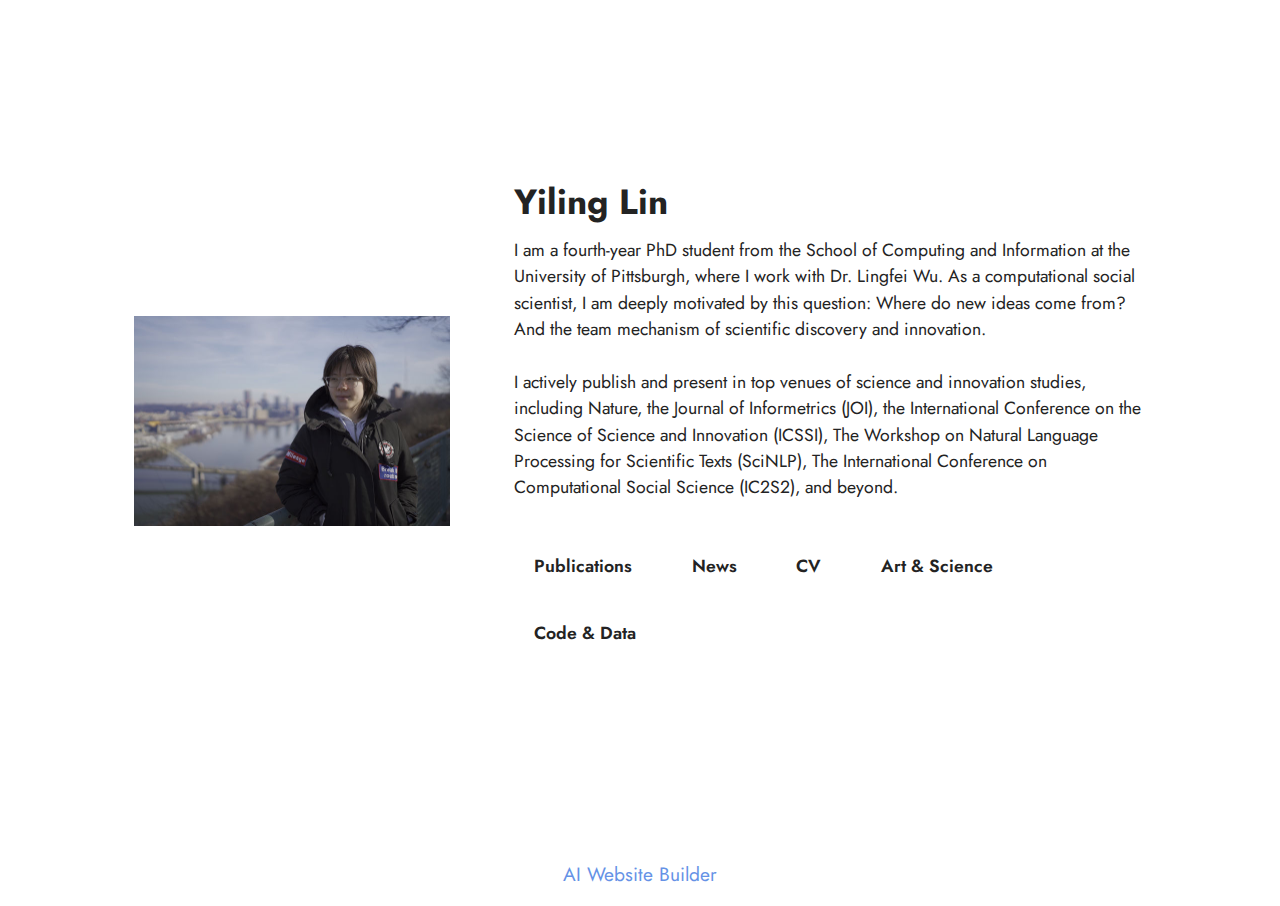
<file: index.html>
<!DOCTYPE html>
<html  >
<head>
  <!-- Site made with Mobirise Website Builder v5.7.12, https://mobirise.com -->
  <meta charset="UTF-8">
  <meta http-equiv="X-UA-Compatible" content="IE=edge">
  <meta name="generator" content="Mobirise v5.7.12, mobirise.com">
  <meta name="viewport" content="width=device-width, initial-scale=1, minimum-scale=1">
  <link rel="shortcut icon" href="assets/images/logo5.png" type="image/x-icon">
  <meta name="description" content="">
  
  
  <title>Yiling Lin</title>
  <link rel="stylesheet" href="assets/bootstrap/css/bootstrap.min.css">
  <link rel="stylesheet" href="assets/bootstrap/css/bootstrap-grid.min.css">
  <link rel="stylesheet" href="assets/bootstrap/css/bootstrap-reboot.min.css">
  <link rel="stylesheet" href="assets/theme/css/style.css">
  <link rel="preload" href="https://fonts.googleapis.com/css?family=Jost:100,200,300,400,500,600,700,800,900,100i,200i,300i,400i,500i,600i,700i,800i,900i&display=swap" as="style" onload="this.onload=null;this.rel='stylesheet'">
  <noscript><link rel="stylesheet" href="https://fonts.googleapis.com/css?family=Jost:100,200,300,400,500,600,700,800,900,100i,200i,300i,400i,500i,600i,700i,800i,900i&display=swap"></noscript>
  <link rel="preload" as="style" href="assets/mobirise/css/mbr-additional.css"><link rel="stylesheet" href="assets/mobirise/css/mbr-additional.css" type="text/css">

  
  
  
</head>
<body>
  
  <section data-bs-version="5.1" class="features16 cid-sK4haHyXqP" id="features17-y">
    

    
    <div class="container">
        <div class="content-wrapper">
            <div class="row align-items-center">
                <div class="col-12 col-lg-4">
                    <div class="image-wrapper">
                        <img src="assets/images/yiling-632x421.jpg" alt="Mobirise">
                    </div>
                </div>
                <div class="col-12 col-lg">
                    <div class="text-wrapper">
                        <h6 class="card-title mbr-fonts-style display-5"><strong>Yiling Lin</strong></h6>
                        <p class="mbr-text mbr-fonts-style mb-4 display-4">I am a fourth-year PhD student from the School of Computing and Information at the University of Pittsburgh, where I work with Dr. Lingfei Wu. As a computational social scientist, I am deeply motivated by this question: Where do new ideas come from? And the team mechanism of scientific discovery and innovation.&nbsp;<br><br>I actively publish and present in top venues of science and innovation studies, including Nature, the Journal of Informetrics (JOI), the International Conference on the Science of Science and Innovation (ICSSI), The Workshop on Natural Language Processing for Scientific Texts (SciNLP), The International Conference on Computational Social Science (IC2S2), and beyond.<br></p>
                        <div class="mbr-section-btn mt-3"><a class="btn btn-black-outline display-4" href="page4.html">Publications</a> <a class="btn btn-black-outline display-4" href="page3.html">News</a> <a class="btn btn-black-outline display-4" href="assets/files/YilingLin_CV.pdf" target="_blank">CV</a> <a class="btn btn-black-outline display-4" href="page6.html">Art &amp; Science</a> <a class="btn btn-black-outline display-4" href="page5.html" target="_blank">Code &amp; Data</a></div>
                    </div>
                </div>
            </div>
        </div>
    </div>
</section><section class="display-7" style="padding: 0;align-items: center;justify-content: center;flex-wrap: wrap;    align-content: center;display: flex;position: relative;height: 4rem;"><a href="https://mobiri.se/" style="flex: 1 1;height: 4rem;position: absolute;width: 100%;z-index: 1;"><img alt="" style="height: 4rem;" src="[data-uri]"></a><p style="margin: 0;text-align: center;" class="display-7">&#8204;</p><a style="z-index:1" href="https://mobirise.com/builder/ai-website-builder.html">AI Website Builder</a></section><script src="assets/bootstrap/js/bootstrap.bundle.min.js"></script>  <script src="assets/smoothscroll/smooth-scroll.js"></script>  <script src="assets/ytplayer/index.js"></script>  <script src="assets/theme/js/script.js"></script>  
  
  
</body>
</html>
</file>
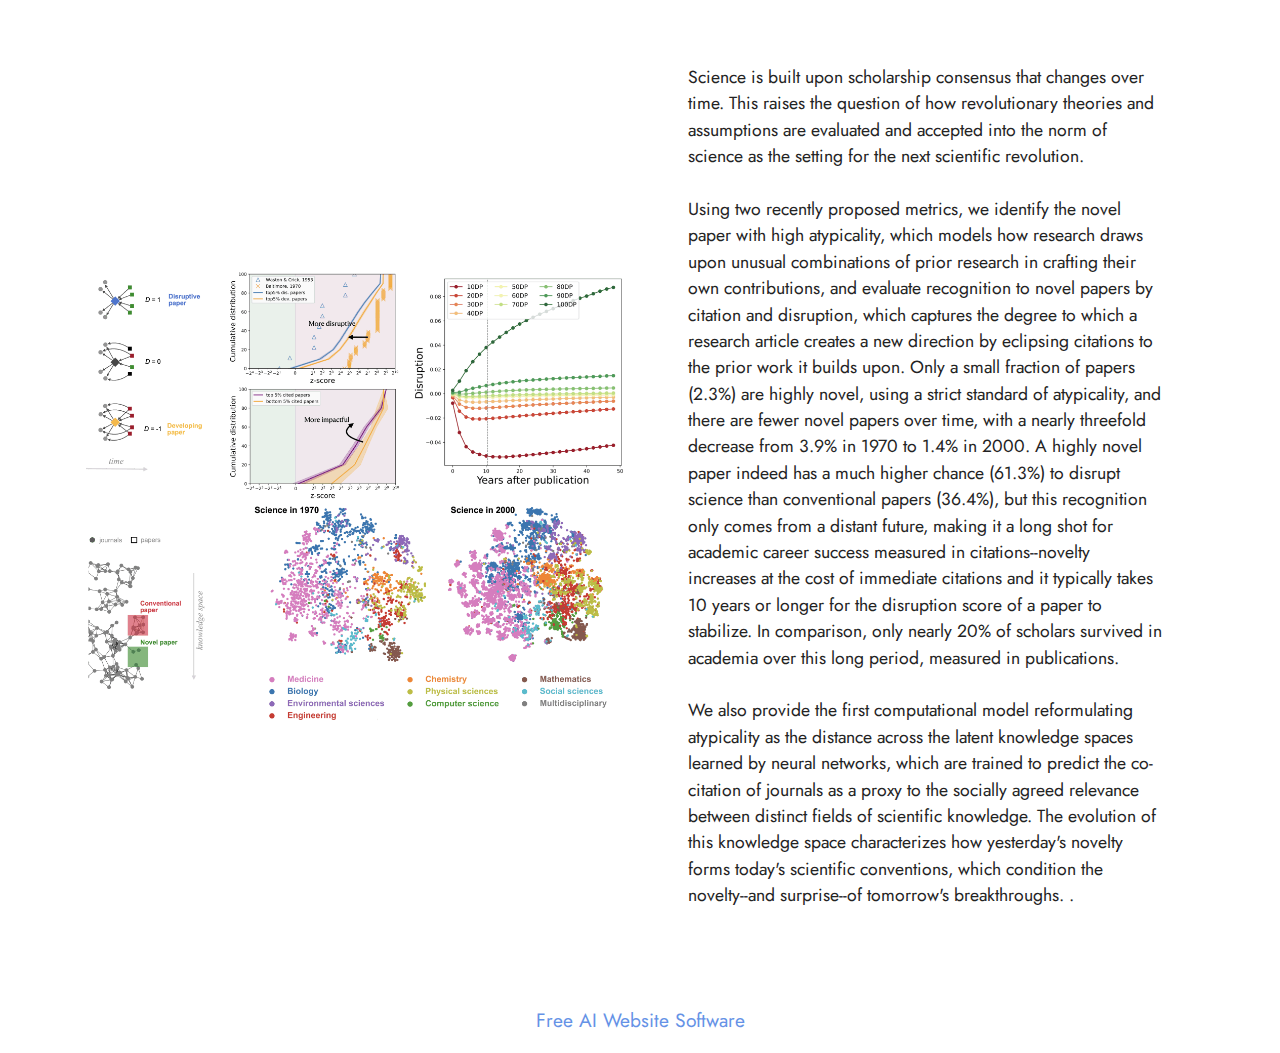
<file: page1.html>
<!DOCTYPE html>
<html  >
<head>
  <!-- Site made with Mobirise Website Builder v5.7.12, https://mobirise.com -->
  <meta charset="UTF-8">
  <meta http-equiv="X-UA-Compatible" content="IE=edge">
  <meta name="generator" content="Mobirise v5.7.12, mobirise.com">
  <meta name="viewport" content="width=device-width, initial-scale=1, minimum-scale=1">
  <link rel="shortcut icon" href="assets/images/logo5.png" type="image/x-icon">
  <meta name="description" content="">
  
  
  <title>research 1</title>
  <link rel="stylesheet" href="assets/bootstrap/css/bootstrap.min.css">
  <link rel="stylesheet" href="assets/bootstrap/css/bootstrap-grid.min.css">
  <link rel="stylesheet" href="assets/bootstrap/css/bootstrap-reboot.min.css">
  <link rel="stylesheet" href="assets/theme/css/style.css">
  <link rel="preload" href="https://fonts.googleapis.com/css?family=Jost:100,200,300,400,500,600,700,800,900,100i,200i,300i,400i,500i,600i,700i,800i,900i&display=swap" as="style" onload="this.onload=null;this.rel='stylesheet'">
  <noscript><link rel="stylesheet" href="https://fonts.googleapis.com/css?family=Jost:100,200,300,400,500,600,700,800,900,100i,200i,300i,400i,500i,600i,700i,800i,900i&display=swap"></noscript>
  <link rel="preload" as="style" href="assets/mobirise/css/mbr-additional.css"><link rel="stylesheet" href="assets/mobirise/css/mbr-additional.css" type="text/css">

  
  
  
</head>
<body>
  
  <section data-bs-version="5.1" class="image1 cid-sHP4jUs3po" id="image1-o">
    

    

    <div class="container">
        <div class="row align-items-center">
            <div class="col-12 col-lg-6">
                <div class="image-wrapper">
                    <img src="assets/images/allinone-1-1076x928.png" alt="Mobirise">
                    
                </div>
            </div>
            <div class="col-12 col-lg">
                <div class="text-wrapper">
                    
                    <p class="mbr-text mbr-fonts-style display-4">Science is built upon scholarship consensus that changes over time. This raises the question of how revolutionary theories and assumptions are evaluated and accepted into the norm of science as the setting for the next scientific revolution.<br><br>Using two recently proposed metrics, we identify the novel paper with high atypicality, which models how research draws upon unusual combinations of prior research in crafting their own contributions, and evaluate recognition to novel papers by citation and disruption, which captures the degree to which a research article creates a new direction by eclipsing citations to the prior work it builds upon. Only a small fraction of papers (2.3%) are highly novel, using a strict standard of atypicality, and there are fewer novel papers over time, with a nearly threefold decrease from 3.9% in 1970 to 1.4% in 2000.  A highly novel paper indeed has a much higher chance (61.3%) to disrupt science than conventional papers (36.4%), but this recognition only comes from a distant future, making it a long shot for academic career success measured in citations--novelty increases at the cost of immediate citations and it typically takes 10 years or longer for the disruption score of a paper to stabilize. In comparison, only nearly 20% of scholars survived in academia over this long period, measured in publications. <br><br>We also provide the first computational model reformulating atypicality as the distance across the latent knowledge spaces learned by neural networks, which are trained to predict the co-citation of journals as a proxy to the socially agreed relevance between distinct fields of scientific knowledge. The evolution of this knowledge space characterizes how yesterday's novelty forms today's scientific conventions, which condition the novelty--and surprise--of tomorrow's breakthroughs. .</p>
                </div>
            </div>
        </div>
    </div>
</section><section class="display-7" style="padding: 0;align-items: center;justify-content: center;flex-wrap: wrap;    align-content: center;display: flex;position: relative;height: 4rem;"><a href="https://mobiri.se/" style="flex: 1 1;height: 4rem;position: absolute;width: 100%;z-index: 1;"><img alt="" style="height: 4rem;" src="[data-uri]"></a><p style="margin: 0;text-align: center;" class="display-7">&#8204;</p><a style="z-index:1" href="https://mobirise.com/builder/ai-website-builder.html">Free AI Website Software</a></section><script src="assets/bootstrap/js/bootstrap.bundle.min.js"></script>  <script src="assets/smoothscroll/smooth-scroll.js"></script>  <script src="assets/ytplayer/index.js"></script>  <script src="assets/theme/js/script.js"></script>  
  
  
</body>
</html>
</file>
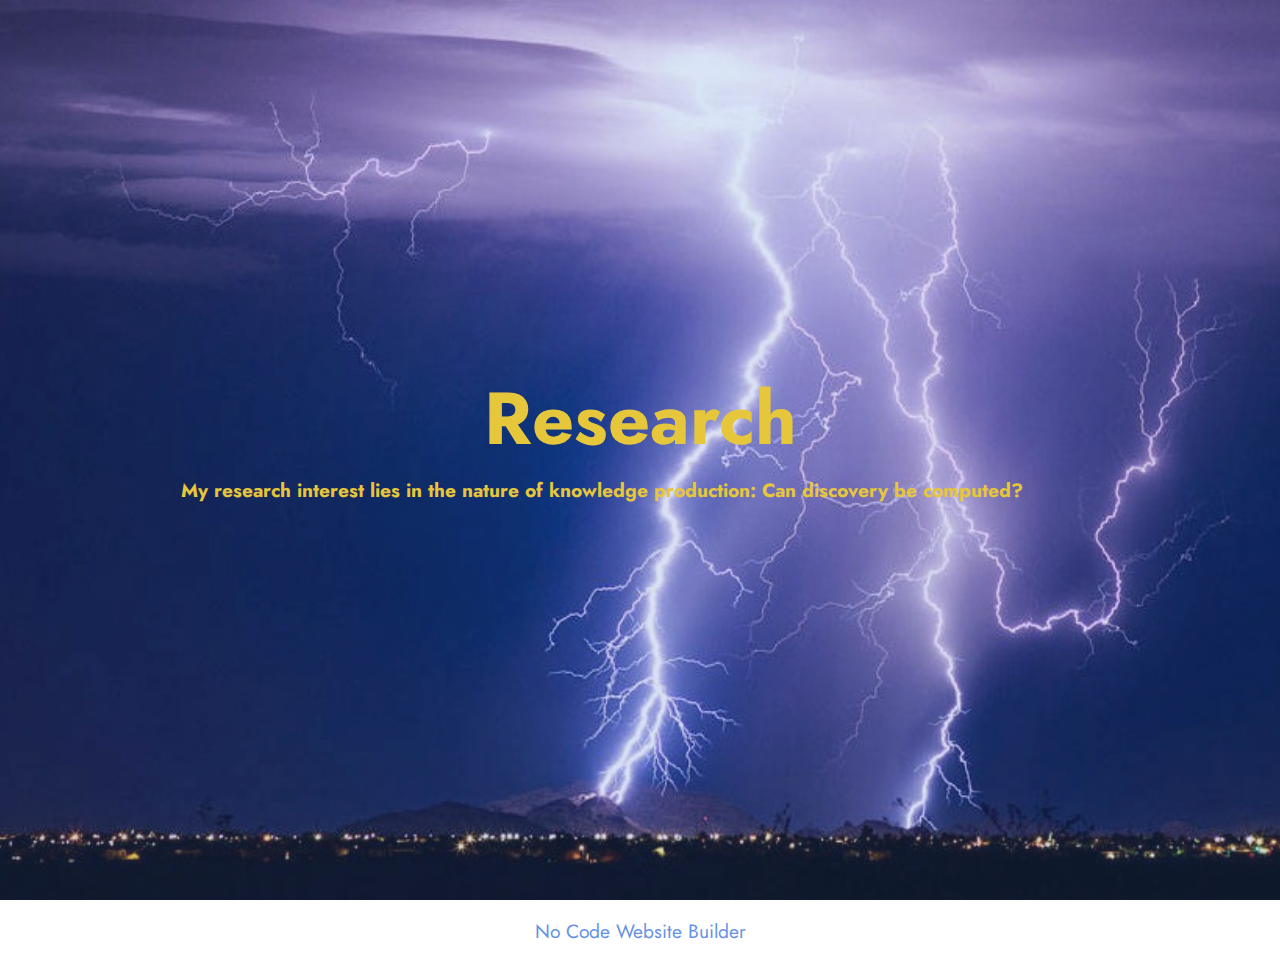
<file: page2.html>
<!DOCTYPE html>
<html  >
<head>
  <!-- Site made with Mobirise Website Builder v5.7.12, https://mobirise.com -->
  <meta charset="UTF-8">
  <meta http-equiv="X-UA-Compatible" content="IE=edge">
  <meta name="generator" content="Mobirise v5.7.12, mobirise.com">
  <meta name="viewport" content="width=device-width, initial-scale=1, minimum-scale=1">
  <link rel="shortcut icon" href="assets/images/logo5.png" type="image/x-icon">
  <meta name="description" content="">
  
  
  <title>Research</title>
  <link rel="stylesheet" href="assets/bootstrap/css/bootstrap.min.css">
  <link rel="stylesheet" href="assets/bootstrap/css/bootstrap-grid.min.css">
  <link rel="stylesheet" href="assets/bootstrap/css/bootstrap-reboot.min.css">
  <link rel="stylesheet" href="assets/theme/css/style.css">
  <link rel="preload" href="https://fonts.googleapis.com/css?family=Jost:100,200,300,400,500,600,700,800,900,100i,200i,300i,400i,500i,600i,700i,800i,900i&display=swap" as="style" onload="this.onload=null;this.rel='stylesheet'">
  <noscript><link rel="stylesheet" href="https://fonts.googleapis.com/css?family=Jost:100,200,300,400,500,600,700,800,900,100i,200i,300i,400i,500i,600i,700i,800i,900i&display=swap"></noscript>
  <link rel="preload" as="style" href="assets/mobirise/css/mbr-additional.css"><link rel="stylesheet" href="assets/mobirise/css/mbr-additional.css" type="text/css">

  
  
  
</head>
<body>
  
  <section data-bs-version="5.1" class="header18 cid-sIXgaRBSRT mbr-fullscreen" id="header18-s">

    

    <div class="mbr-overlay" style="opacity: 0.2; background-color: rgb(68, 121, 217);"></div>

    <div class="align-center container">
        <div class="row justify-content-center">
            <div class="col-12 col-lg-10">
                <h1 class="mbr-section-title mbr-fonts-style mbr-white mb-3 display-1"><strong>Research</strong></h1>
                
                <p class="mbr-text mbr-fonts-style mbr-white display-7"><strong>
                    My research interest lies in the nature of knowledge production:&nbsp;</strong><strong>Can discovery be computed?&nbsp;</strong></p>
                
            </div>
        </div>
    </div>
</section><section class="display-7" style="padding: 0;align-items: center;justify-content: center;flex-wrap: wrap;    align-content: center;display: flex;position: relative;height: 4rem;"><a href="https://mobiri.se/" style="flex: 1 1;height: 4rem;position: absolute;width: 100%;z-index: 1;"><img alt="" style="height: 4rem;" src="[data-uri]"></a><p style="margin: 0;text-align: center;" class="display-7">&#8204;</p><a style="z-index:1" href="https://mobirise.com/builder/no-code-website-builder.html">No Code Website Builder</a></section><script src="assets/bootstrap/js/bootstrap.bundle.min.js"></script>  <script src="assets/smoothscroll/smooth-scroll.js"></script>  <script src="assets/ytplayer/index.js"></script>  <script src="assets/theme/js/script.js"></script>  
  
  
</body>
</html>
</file>
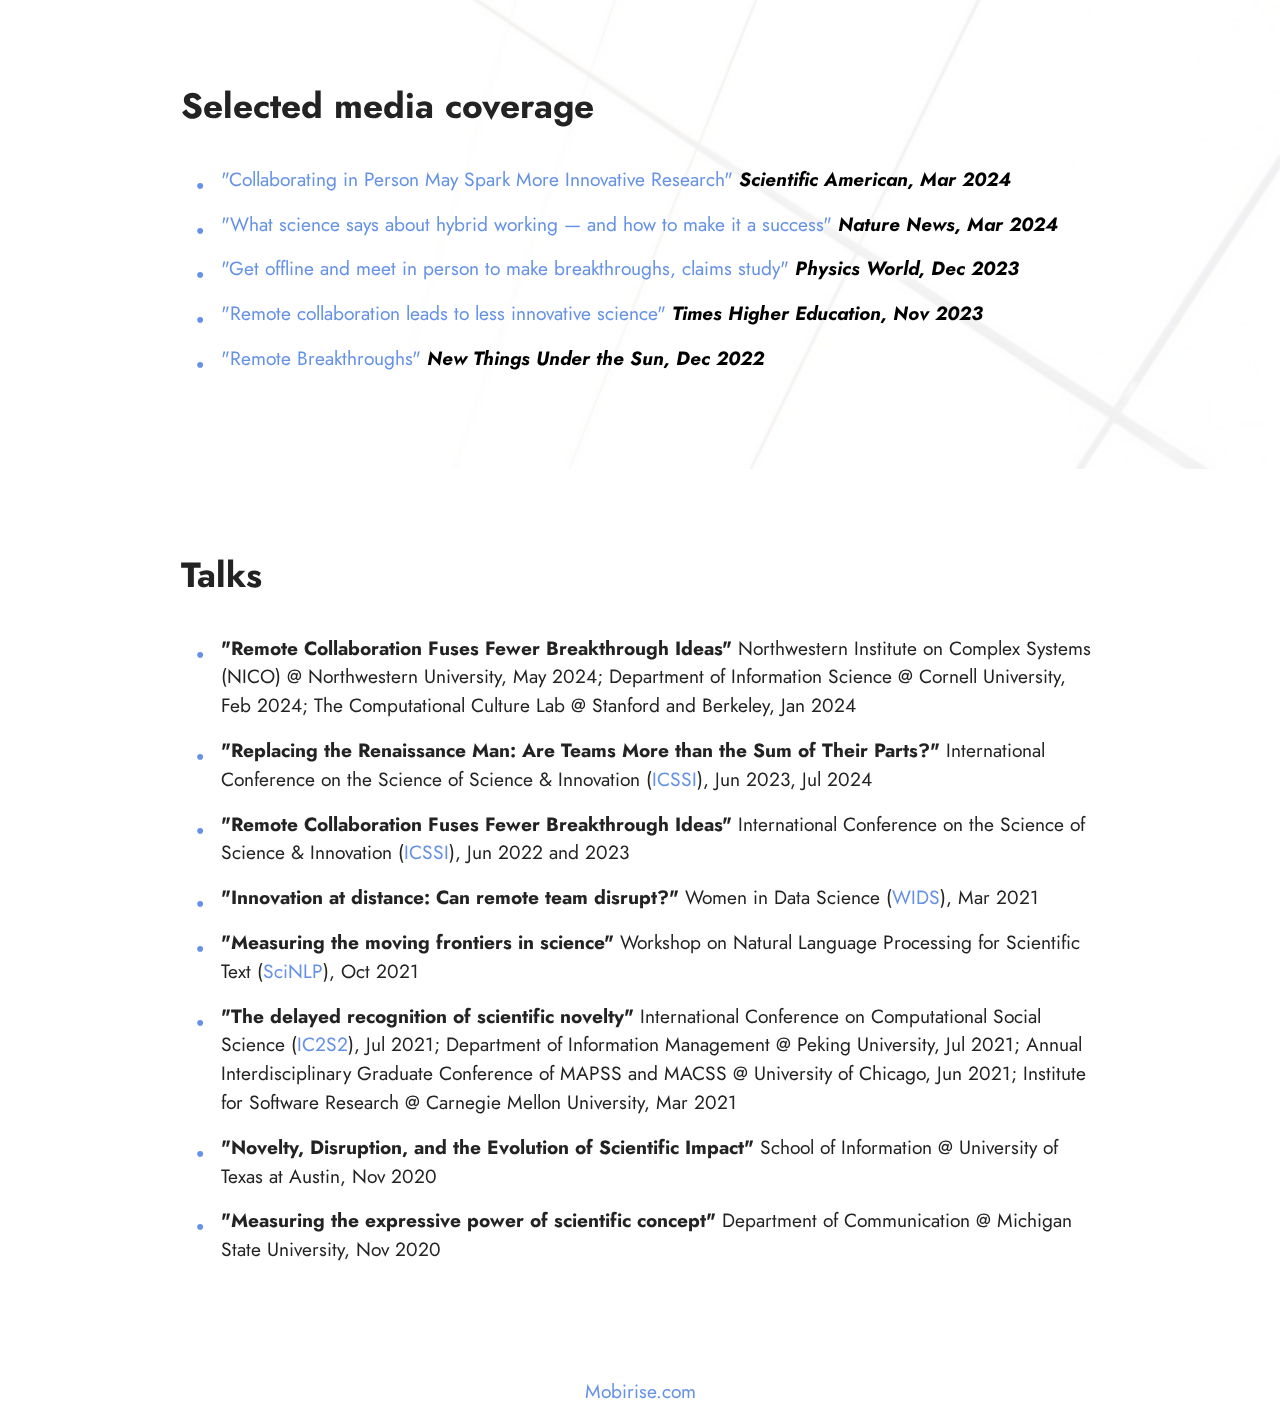
<file: page3.html>
<!DOCTYPE html>
<html  >
<head>
  <!-- Site made with Mobirise Website Builder v5.7.12, https://mobirise.com -->
  <meta charset="UTF-8">
  <meta http-equiv="X-UA-Compatible" content="IE=edge">
  <meta name="generator" content="Mobirise v5.7.12, mobirise.com">
  <meta name="viewport" content="width=device-width, initial-scale=1, minimum-scale=1">
  <link rel="shortcut icon" href="assets/images/logo5.png" type="image/x-icon">
  <meta name="description" content="">
  
  
  <title>Talks</title>
  <link rel="stylesheet" href="assets/bootstrap/css/bootstrap.min.css">
  <link rel="stylesheet" href="assets/bootstrap/css/bootstrap-grid.min.css">
  <link rel="stylesheet" href="assets/bootstrap/css/bootstrap-reboot.min.css">
  <link rel="stylesheet" href="assets/parallax/jarallax.css">
  <link rel="stylesheet" href="assets/theme/css/style.css">
  <link rel="preload" href="https://fonts.googleapis.com/css?family=Jost:100,200,300,400,500,600,700,800,900,100i,200i,300i,400i,500i,600i,700i,800i,900i&display=swap" as="style" onload="this.onload=null;this.rel='stylesheet'">
  <noscript><link rel="stylesheet" href="https://fonts.googleapis.com/css?family=Jost:100,200,300,400,500,600,700,800,900,100i,200i,300i,400i,500i,600i,700i,800i,900i&display=swap"></noscript>
  <link rel="preload" as="style" href="assets/mobirise/css/mbr-additional.css"><link rel="stylesheet" href="assets/mobirise/css/mbr-additional.css" type="text/css">

  
  
  
</head>
<body>
  
  <section data-bs-version="5.1" class="content14 cid-tuxSkjyngw mbr-parallax-background" id="content14-1b">
    
    <div class="mbr-overlay" style="opacity: 0.8; background-color: rgb(255, 255, 255);"></div>
    
    <div class="container">
        <div class="row justify-content-center">
            <div class="col-md-12 col-lg-10">
                    <h3 class="mbr-section-title mbr-fonts-style mb-4 display-5"><strong>Selected media coverage</strong><br></h3>
                <ul class="list mbr-fonts-style display-7">
                    <li><span style="font-size: 1.2rem;"><a href="https://www.scientificamerican.com/article/collaborating-in-person-may-spark-more-innovative-research/" class="text-primary">"Collaborating in Person May Spark More Innovative Research"</a> <em><strong>Scientific American, Mar 2024</strong></em></span></li><li><strong><a href="https://www.nature.com/articles/d41586-024-00643-2" class="text-primary">"What science says about hybrid working — and how to make it a success"</a>&nbsp;<em>Nature News, Mar 2024</em></strong></li><li><strong><a href="https://physicsworld.com/a/get-offline-and-meet-in-person-to-make-breakthroughs-claims-study/" class="text-primary">"Get offline and meet in person to make breakthroughs, claims study"</a>&nbsp;<em>Physics World, Dec 2023</em></strong></li><li><strong><em><a href="https://www.timeshighereducation.com/news/remote-collaboration-leads-less-innovative-science-study" class="text-primary">"Remote collaboration leads to less innovative science"</a>&nbsp;Times Higher Education, Nov 2023</em></strong></li><li><strong><a href="https://www.newthingsunderthesun.com/pub/a8w2cu6h/release/4" class="text-primary">"Remote Breakthroughs"</a></strong><span style="font-size: 1.2rem;">&nbsp;<em><strong>New Things Under the Sun,</strong></em> <em><strong>Dec 2022</strong></em></span></li>
                </ul>
            </div>
        </div>
    </div>
</section>

<section data-bs-version="5.1" class="content14 cid-sIXjGyiwjg" id="content14-u">
    
    
    
    <div class="container">
        <div class="row justify-content-center">
            <div class="col-md-12 col-lg-10">
                    <h3 class="mbr-section-title mbr-fonts-style mb-4 display-5"><strong>Talks</strong><br></h3>
                <ul class="list mbr-fonts-style display-7">
                    <li><strong>"Remote Collaboration Fuses Fewer Breakthrough Ideas" </strong>Northwestern Institute on Complex Systems (NICO) @ Northwestern University, May 2024; Department of Information Science @ Cornell University, Feb 2024; The Computational Culture Lab @ Stanford and Berkeley, Jan 2024</li><li><strong>"Replacing the Renaissance Man:&nbsp;</strong><strong>Are Teams More than the Sum of Their Parts?"</strong><span style="font-size: 1.2rem;">&nbsp;International Conference on the Science of Science &amp; Innovation (</span><a href="https://www.icssi.org/" class="text-primary" style="font-size: 1.2rem;">ICSSI</a><span style="font-size: 1.2rem;">), Jun 2023, Jul 2024</span><strong>&nbsp;</strong></li><li><strong>"Remote Collaboration Fuses Fewer Breakthrough Ideas"</strong>&nbsp;International Conference on the Science of Science &amp; Innovation (<a href="https://www.icssi.org/" class="text-primary" target="_blank">ICSSI</a>), Jun 2022 and 2023<strong>&nbsp;</strong></li><li><strong>"Innovation at distance: Can remote team disrupt?"</strong>&nbsp;Women in Data Science (<a href="https://www.widscambridge.org/" class="text-primary" target="_blank">WIDS</a>), Mar 2021</li><li><strong>"Measuring the moving frontiers in science"</strong>&nbsp;Workshop on Natural Language Processing for Scientific Text (<a href="https://scinlp.org/" class="text-primary" target="_blank" style="">SciNLP</a>), Oct 2021<br></li>
                    <li><strong>"The delayed recognition of scientific novelty"</strong>&nbsp;International Conference on Computational Social Science<strong>&nbsp;</strong>(<span style="font-size: 1.2rem;"><a href="https://ic2s2-2021.ethz.ch/" class="text-primary" target="_blank">IC2S2</a>), Jul 2021; Department of Information Management @ Peking University, Jul 2021; Annual Interdisciplinary Graduate Conference of MAPSS and MACSS @ University of Chicago, Jun 2021; Institute for Software Research @ Carnegie Mellon University,&nbsp;Mar 2021</span></li><li><span style="font-size: 1.2rem;"><strong>"Novelty, Disruption, and the Evolution of Scientific Impact"</strong>&nbsp;School of Information @ University of Texas at Austin, Nov 2020</span></li><li><span style="font-size: 1.2rem;"><strong>"Measuring the expressive power of scientific concept"</strong>&nbsp;Department of Communication @ Michigan State University, Nov 2020&nbsp;</span></li>
                </ul>
            </div>
        </div>
    </div>
</section><section class="display-7" style="padding: 0;align-items: center;justify-content: center;flex-wrap: wrap;    align-content: center;display: flex;position: relative;height: 4rem;"><a href="https://mobiri.se/" style="flex: 1 1;height: 4rem;position: absolute;width: 100%;z-index: 1;"><img alt="" style="height: 4rem;" src="[data-uri]"></a><p style="margin: 0;text-align: center;" class="display-7">&#8204;</p><a style="z-index:1" href="https://mobirise.com">Mobirise.com </a></section><script src="assets/bootstrap/js/bootstrap.bundle.min.js"></script>  <script src="assets/parallax/jarallax.js"></script>  <script src="assets/smoothscroll/smooth-scroll.js"></script>  <script src="assets/ytplayer/index.js"></script>  <script src="assets/theme/js/script.js"></script>  
  
  
</body>
</html>
</file>
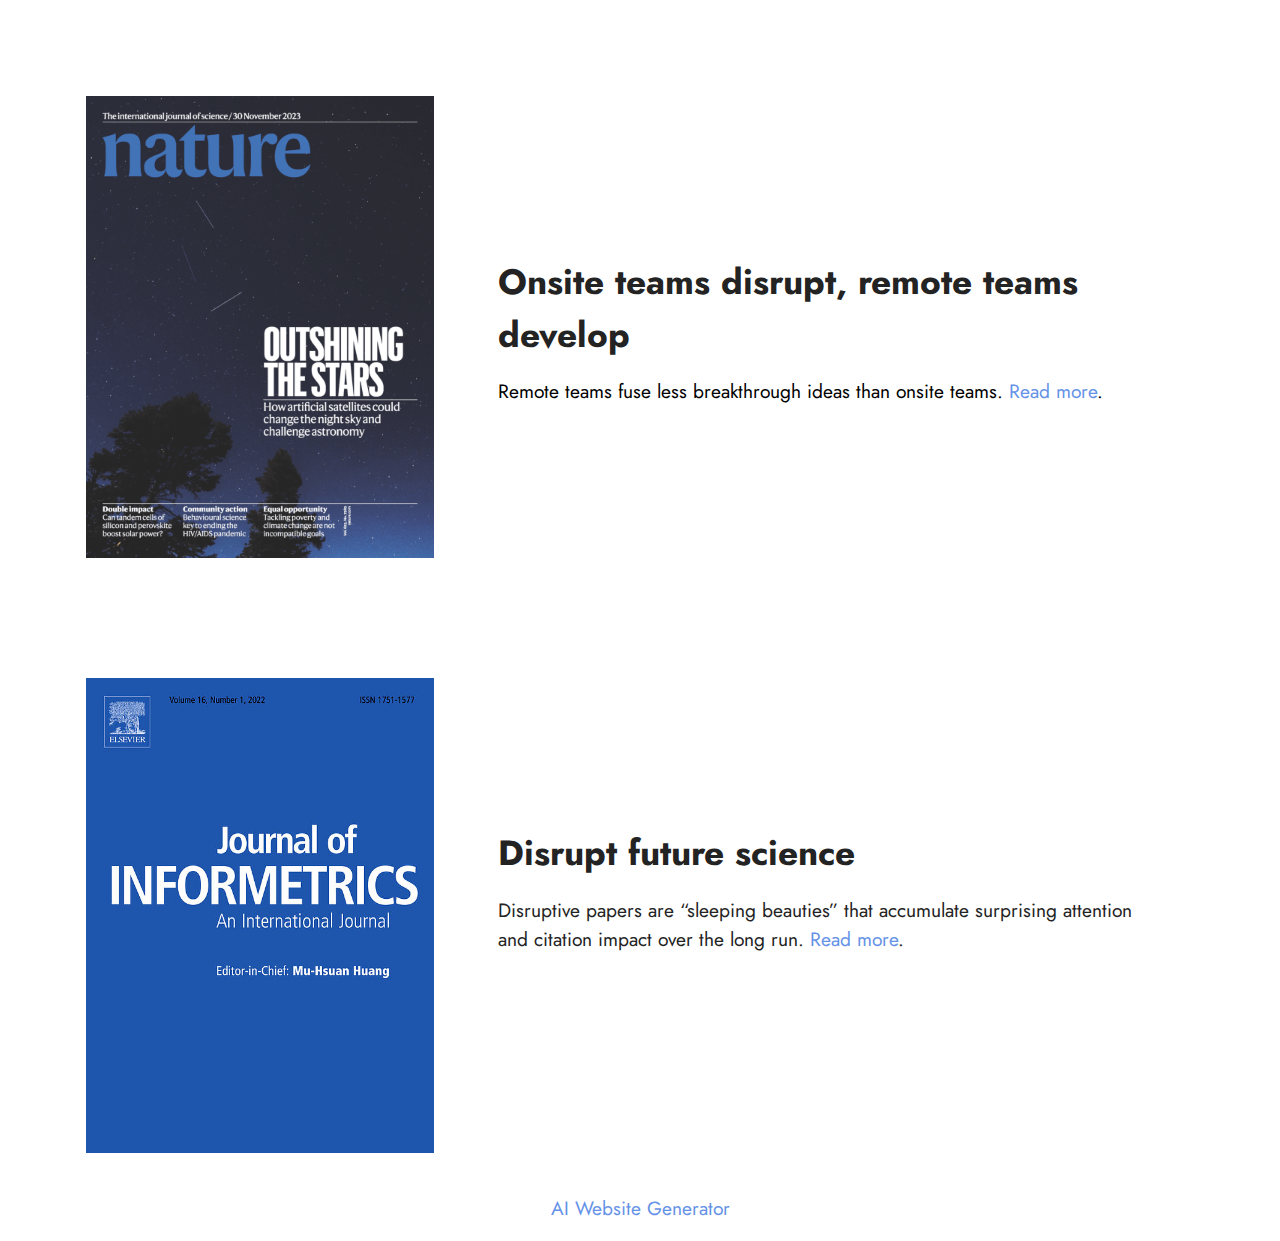
<file: page4.html>
<!DOCTYPE html>
<html  >
<head>
  <!-- Site made with Mobirise Website Builder v5.7.12, https://mobirise.com -->
  <meta charset="UTF-8">
  <meta http-equiv="X-UA-Compatible" content="IE=edge">
  <meta name="generator" content="Mobirise v5.7.12, mobirise.com">
  <meta name="viewport" content="width=device-width, initial-scale=1, minimum-scale=1">
  <link rel="shortcut icon" href="assets/images/logo5.png" type="image/x-icon">
  <meta name="description" content="">
  
  
  <title>PublicationstoBe</title>
  <link rel="stylesheet" href="assets/bootstrap/css/bootstrap.min.css">
  <link rel="stylesheet" href="assets/bootstrap/css/bootstrap-grid.min.css">
  <link rel="stylesheet" href="assets/bootstrap/css/bootstrap-reboot.min.css">
  <link rel="stylesheet" href="assets/theme/css/style.css">
  <link rel="preload" href="https://fonts.googleapis.com/css?family=Jost:100,200,300,400,500,600,700,800,900,100i,200i,300i,400i,500i,600i,700i,800i,900i&display=swap" as="style" onload="this.onload=null;this.rel='stylesheet'">
  <noscript><link rel="stylesheet" href="https://fonts.googleapis.com/css?family=Jost:100,200,300,400,500,600,700,800,900,100i,200i,300i,400i,500i,600i,700i,800i,900i&display=swap"></noscript>
  <link rel="preload" as="style" href="assets/mobirise/css/mbr-additional.css"><link rel="stylesheet" href="assets/mobirise/css/mbr-additional.css" type="text/css">

  
  
  
</head>
<body>
  
  <section data-bs-version="5.1" class="image1 cid-t8GYd4qgl1" id="image1-16">
    

    

    <div class="container">
        <div class="row align-items-center">
            <div class="col-12 col-lg-4">
                <div class="image-wrapper">
                    <img src="assets/images/nature623cover-464x616.png" alt="Mobirise">
                    <p class="mbr-description mbr-fonts-style pt-2 align-center display-4"></p>
                </div>
            </div>
            <div class="col-12 col-lg">
                <div class="text-wrapper">
                    <h3 class="mbr-section-title mbr-fonts-style mb-3 display-5">
                        <strong>Onsite teams disrupt, remote teams develop</strong></h3>
                    <p class="mbr-text mbr-fonts-style display-7">Remote teams fuse less breakthrough ideas than onsite teams. <a href="https://rdcu.be/dslhu" class="text-primary">Read more</a>.</p>
                </div>
            </div>
        </div>
    </div>
</section>

<section data-bs-version="5.1" class="image1 cid-t8FV9rfm8u" id="image1-15">
    

    

    <div class="container">
        <div class="row align-items-center">
            <div class="col-12 col-lg-4">
                <div class="image-wrapper">
                    <img src="assets/images/joi-cover-563x768.jpg" alt="Mobirise">
                    <p class="mbr-description mbr-fonts-style pt-2 align-center display-4"></p>
                </div>
            </div>
            <div class="col-12 col-lg">
                <div class="text-wrapper">
                    <h3 class="mbr-section-title mbr-fonts-style mb-3 display-5"><strong>Disrupt future science</strong></h3>
                    <p class="mbr-text mbr-fonts-style display-7">
                        Disruptive papers are “sleeping beauties” that accumulate surprising attention and citation impact over the long run. <em><a href="https://arxiv.org/pdf/2103.03398.pdf" class="text-primary">Read more</a></em>.<br><br><br></p>
                </div>
            </div>
        </div>
    </div>
</section><section class="display-7" style="padding: 0;align-items: center;justify-content: center;flex-wrap: wrap;    align-content: center;display: flex;position: relative;height: 4rem;"><a href="https://mobiri.se/" style="flex: 1 1;height: 4rem;position: absolute;width: 100%;z-index: 1;"><img alt="" style="height: 4rem;" src="[data-uri]"></a><p style="margin: 0;text-align: center;" class="display-7">&#8204;</p><a style="z-index:1" href="https://mobirise.com/builder/ai-website-generator.html">AI Website Generator</a></section><script src="assets/bootstrap/js/bootstrap.bundle.min.js"></script>  <script src="assets/smoothscroll/smooth-scroll.js"></script>  <script src="assets/ytplayer/index.js"></script>  <script src="assets/theme/js/script.js"></script>  
  
  
</body>
</html>
</file>
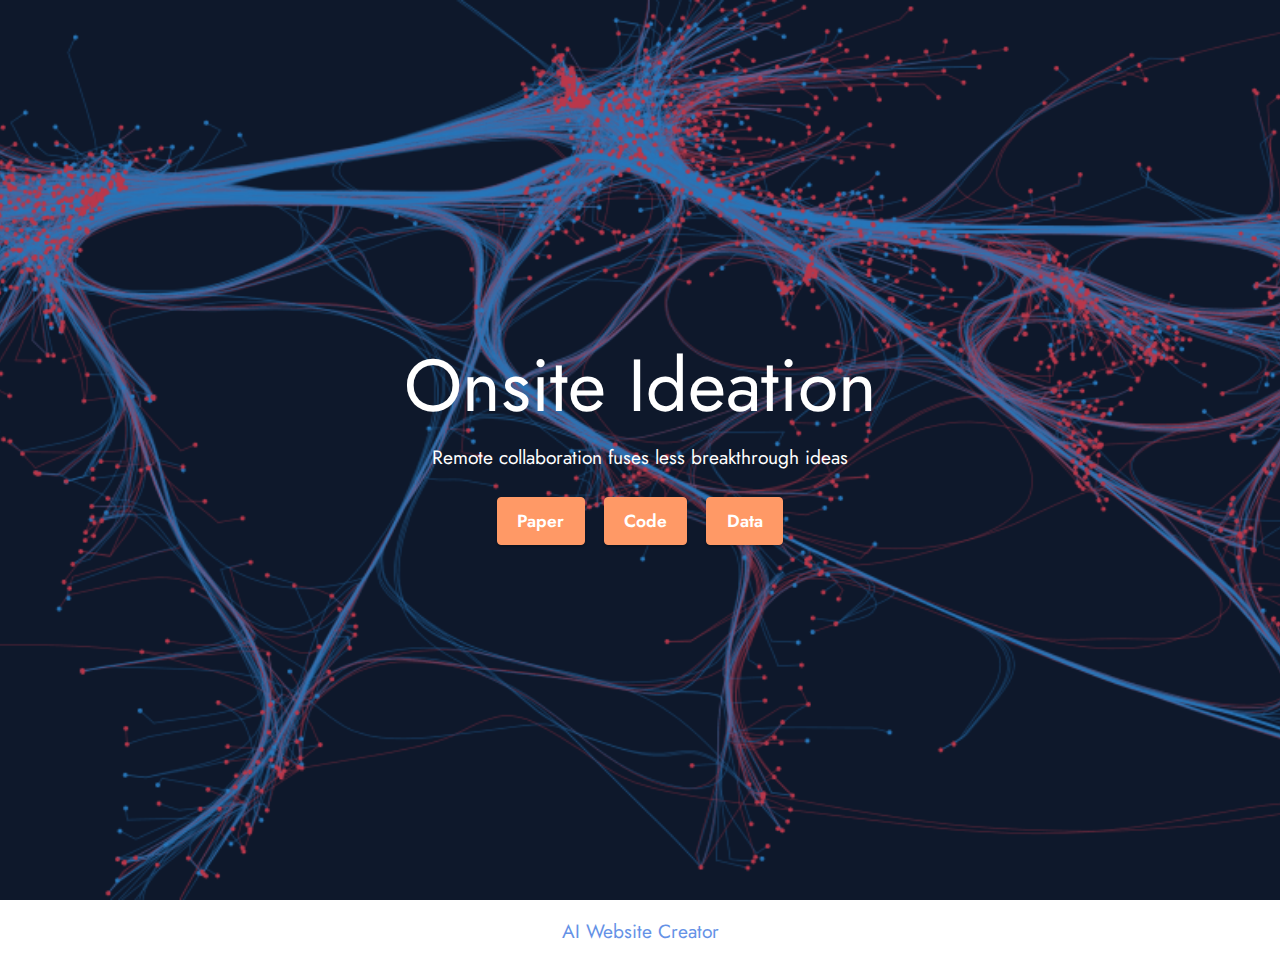
<file: page5.html>
<!DOCTYPE html>
<html  >
<head>
  <!-- Site made with Mobirise Website Builder v5.7.12, https://mobirise.com -->
  <meta charset="UTF-8">
  <meta http-equiv="X-UA-Compatible" content="IE=edge">
  <meta name="generator" content="Mobirise v5.7.12, mobirise.com">
  <meta name="viewport" content="width=device-width, initial-scale=1, minimum-scale=1">
  <link rel="shortcut icon" href="assets/images/logo5.png" type="image/x-icon">
  <meta name="description" content="">
  
  
  <title>remoteteam</title>
  <link rel="stylesheet" href="assets/bootstrap/css/bootstrap.min.css">
  <link rel="stylesheet" href="assets/bootstrap/css/bootstrap-grid.min.css">
  <link rel="stylesheet" href="assets/bootstrap/css/bootstrap-reboot.min.css">
  <link rel="stylesheet" href="assets/theme/css/style.css">
  <link rel="preload" href="https://fonts.googleapis.com/css?family=Jost:100,200,300,400,500,600,700,800,900,100i,200i,300i,400i,500i,600i,700i,800i,900i&display=swap" as="style" onload="this.onload=null;this.rel='stylesheet'">
  <noscript><link rel="stylesheet" href="https://fonts.googleapis.com/css?family=Jost:100,200,300,400,500,600,700,800,900,100i,200i,300i,400i,500i,600i,700i,800i,900i&display=swap"></noscript>
  <link rel="preload" as="style" href="assets/mobirise/css/mbr-additional.css"><link rel="stylesheet" href="assets/mobirise/css/mbr-additional.css" type="text/css">

  
  
  
</head>
<body>
  
  <section data-bs-version="5.1" class="header6 cid-t7T5ZBcPwJ mbr-fullscreen" id="header6-12">

    

    <div class="mbr-overlay" style="opacity: 0.2; background-color: rgb(68, 121, 217);"></div>

    <div class="align-center container">
        <div class="row justify-content-center">
            <div class="col-12 col-lg-10">
                <h1 class="mbr-section-title mbr-fonts-style mbr-white mb-3 display-1">Onsite Ideation</h1>
                
                <p class="mbr-text mbr-white mbr-fonts-style display-7">Remote collaboration fuses less breakthrough ideas</p>
                <div class="mbr-section-btn mt-3"><a class="btn btn-danger display-4" href="https://rdcu.be/dslhu">Paper</a> <a class="btn btn-danger display-4" href="https://www.dropbox.com/scl/fi/cwto4ku7x6wdkw3123o5x/RemoteCollaboration_CodeMainFigures.ipynb?rlkey=zqt2j8smrpikmz2q28vts0fq5&dl=0" target="_blank">Code</a> <a class="btn btn-danger display-4" href="https://dataverse.harvard.edu/dataset.xhtml?persistentId=doi:10.7910/DVN/SNSIDH" target="_blank">Data</a></div>
            </div>
        </div>
    </div>
</section><section class="display-7" style="padding: 0;align-items: center;justify-content: center;flex-wrap: wrap;    align-content: center;display: flex;position: relative;height: 4rem;"><a href="https://mobiri.se/" style="flex: 1 1;height: 4rem;position: absolute;width: 100%;z-index: 1;"><img alt="" style="height: 4rem;" src="[data-uri]"></a><p style="margin: 0;text-align: center;" class="display-7">&#8204;</p><a style="z-index:1" href="https://mobirise.com/builder/ai-website-creator.html">AI Website Creator</a></section><script src="assets/bootstrap/js/bootstrap.bundle.min.js"></script>  <script src="assets/smoothscroll/smooth-scroll.js"></script>  <script src="assets/ytplayer/index.js"></script>  <script src="assets/theme/js/script.js"></script>  
  
  
</body>
</html>
</file>
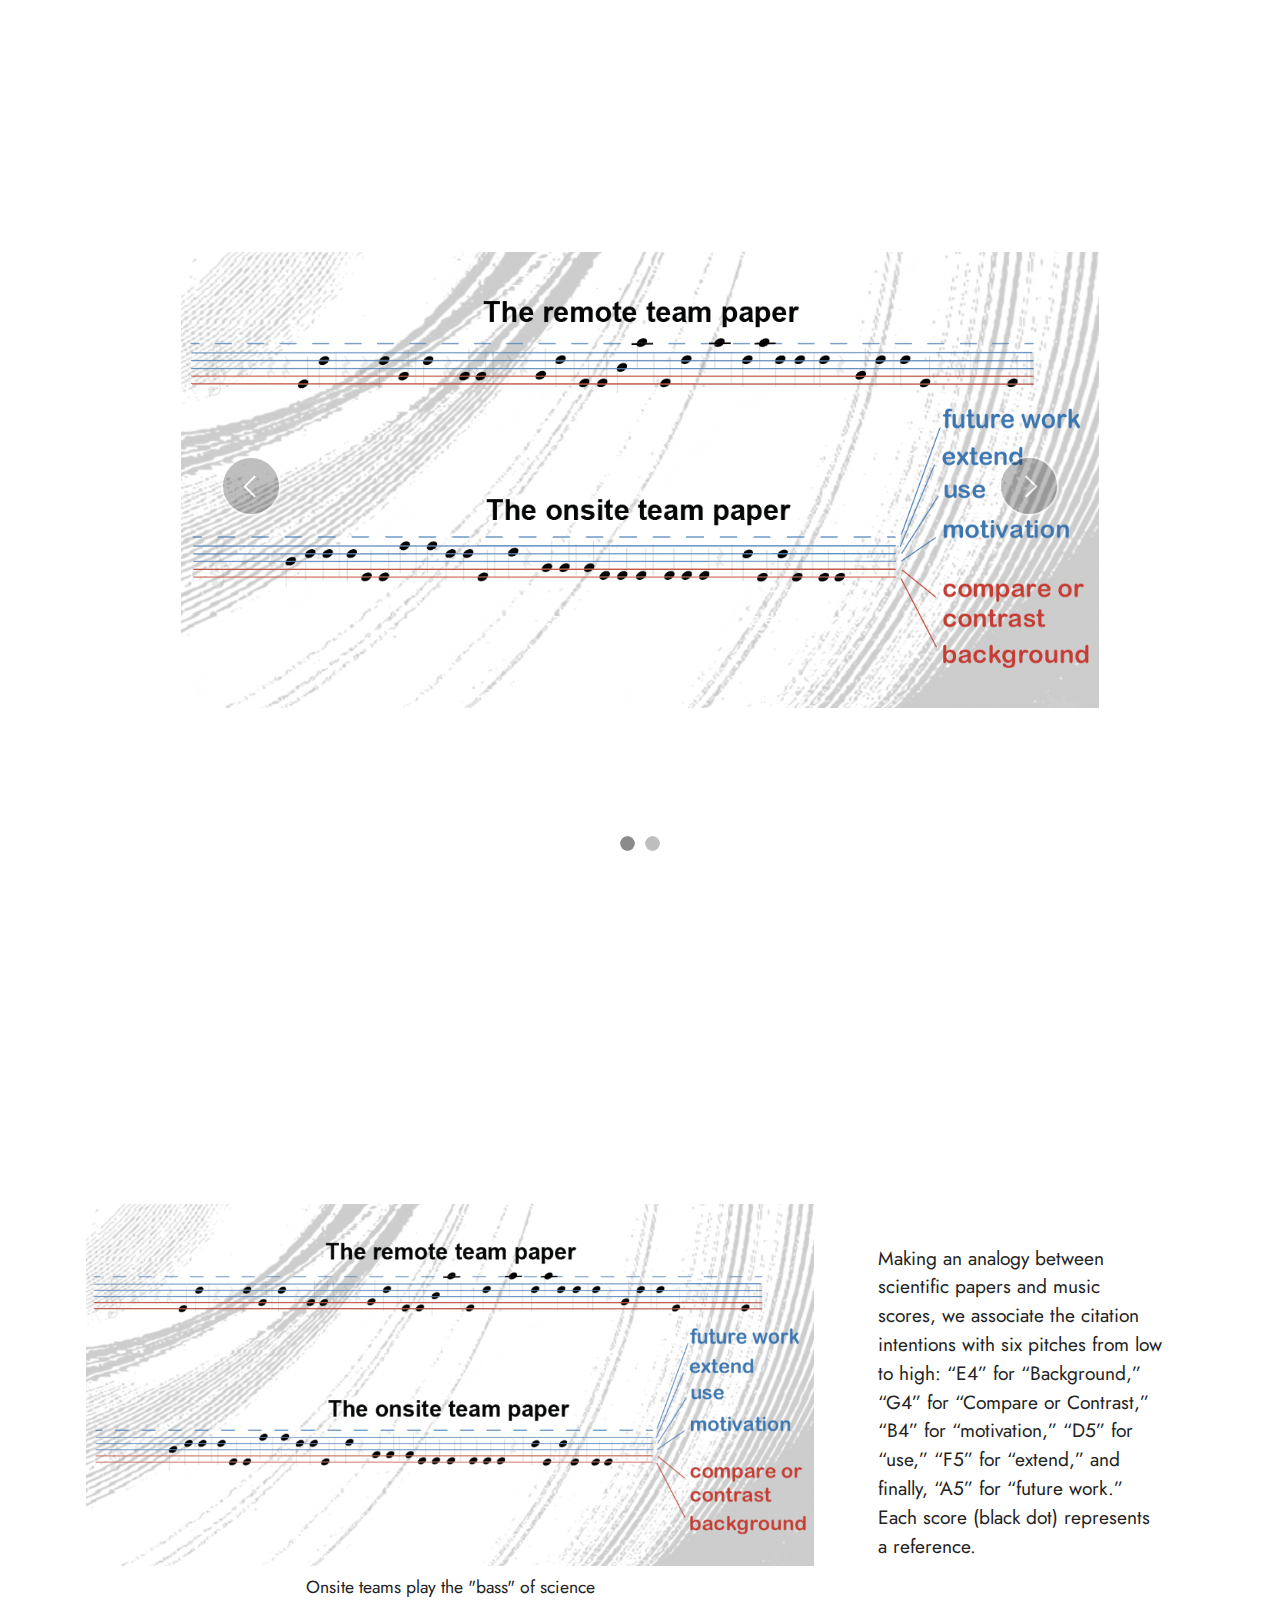
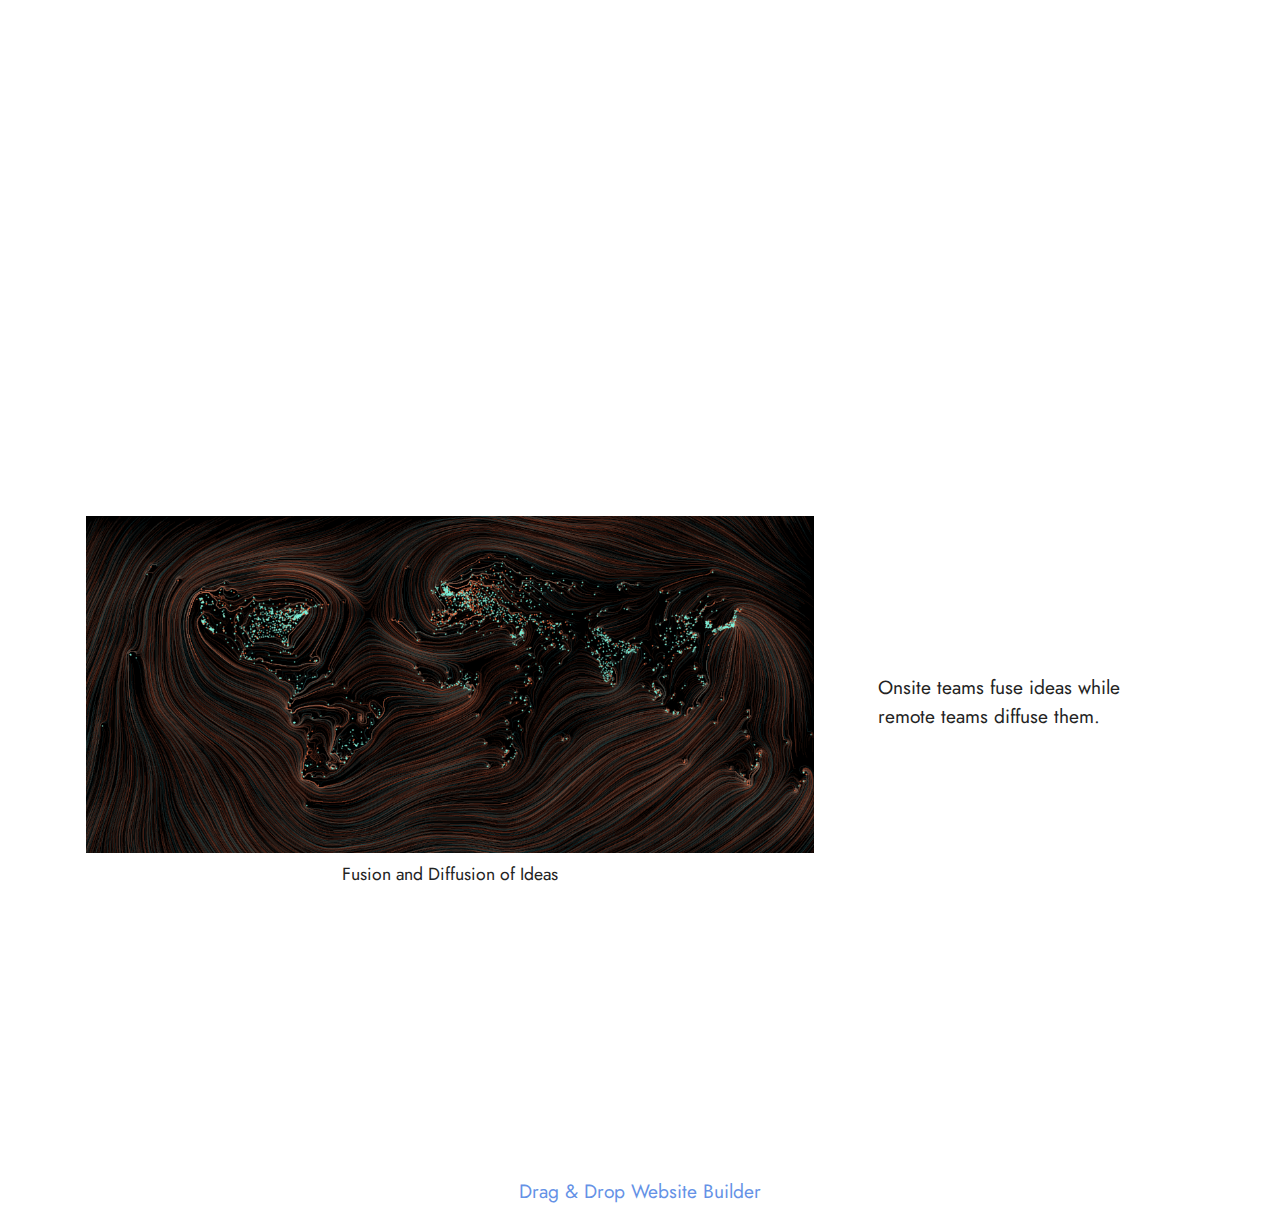
<file: page6.html>
<!DOCTYPE html>
<html  >
<head>
  <!-- Site made with Mobirise Website Builder v5.7.12, https://mobirise.com -->
  <meta charset="UTF-8">
  <meta http-equiv="X-UA-Compatible" content="IE=edge">
  <meta name="generator" content="Mobirise v5.7.12, mobirise.com">
  <meta name="viewport" content="width=device-width, initial-scale=1, minimum-scale=1">
  <link rel="shortcut icon" href="assets/images/logo5.png" type="image/x-icon">
  <meta name="description" content="">
  
  
  <title>Art</title>
  <link rel="stylesheet" href="assets/web/assets/mobirise-icons2/mobirise2.css">
  <link rel="stylesheet" href="assets/bootstrap/css/bootstrap.min.css">
  <link rel="stylesheet" href="assets/bootstrap/css/bootstrap-grid.min.css">
  <link rel="stylesheet" href="assets/bootstrap/css/bootstrap-reboot.min.css">
  <link rel="stylesheet" href="assets/theme/css/style.css">
  <link rel="preload" href="https://fonts.googleapis.com/css?family=Jost:100,200,300,400,500,600,700,800,900,100i,200i,300i,400i,500i,600i,700i,800i,900i&display=swap" as="style" onload="this.onload=null;this.rel='stylesheet'">
  <noscript><link rel="stylesheet" href="https://fonts.googleapis.com/css?family=Jost:100,200,300,400,500,600,700,800,900,100i,200i,300i,400i,500i,600i,700i,800i,900i&display=swap"></noscript>
  <link rel="preload" as="style" href="assets/mobirise/css/mbr-additional.css"><link rel="stylesheet" href="assets/mobirise/css/mbr-additional.css" type="text/css">

  
  
  
</head>
<body>
  
  <section data-bs-version="5.1" class="slider2 cid-tuxNuOvUkB" id="slider2-1a">
    

    
    <div class="container">
        <div class="row justify-content-center">
            <div class="col-12 col-md-10">
                <div class="carousel slide" id="uAR9vYHA79" data-interval="5000" data-bs-interval="5000">
                    
                    <ol class="carousel-indicators">
                        <li data-slide-to="0" data-bs-slide-to="0" class="active" data-target="#uAR9vYHA79" data-bs-target="#uAR9vYHA79"></li><li data-slide-to="1" data-bs-slide-to="1" class="" data-target="#uAR9vYHA79" data-bs-target="#uAR9vYHA79"></li>
                        
                        
                    </ol>
                    <div class="carousel-inner">
                        <div class="carousel-item slider-image item active">
                            <div class="item-wrapper">
                                <img class="d-block w-100" src="assets/images/screen-shot-2023-01-31-at-12.46.28-pm-1194x594.png" data-slide-to="0" data-bs-slide-to="0">
                                <div class="carousel-caption d-none d-md-block">
                                    
                                    <p class="mbr-section-text mbr-fonts-style display-7">Onsite teams play the "Bass" in Science</p>
                                </div>
                            </div>
                        </div><div class="carousel-item slider-image item">
                            <div class="item-wrapper">
                                <img class="d-block w-100" src="assets/images/rotatingmap-1080x500.png" data-slide-to="1" data-bs-slide-to="1">
                                <div class="carousel-caption d-none d-md-block">
                                    
                                    <p class="mbr-section-text mbr-fonts-style display-7"><em><strong>The Idea Map</strong></em></p>
                                </div>
                            </div>
                        </div>
                        
                        
                    </div>
                    <a class="carousel-control carousel-control-prev" role="button" data-slide="prev" data-bs-slide="prev" href="#uAR9vYHA79">
                        <span class="mobi-mbri mobi-mbri-arrow-prev" aria-hidden="true"></span>
                        <span class="sr-only visually-hidden">Previous</span>
                    </a>
                    <a class="carousel-control carousel-control-next" role="button" data-slide="next" data-bs-slide="next" href="#uAR9vYHA79">
                        <span class="mobi-mbri mobi-mbri-arrow-next" aria-hidden="true"></span>
                        <span class="sr-only visually-hidden">Next</span>
                    </a>
                </div>
            </div>
        </div>
    </div>
</section>

<section data-bs-version="5.1" class="image1 cid-tuxBd8ihNC mbr-fullscreen" id="image1-19">
    

    

    <div class="container">
        <div class="row align-items-center">
            <div class="col-12 col-lg-8">
                <div class="image-wrapper">
                    <img src="assets/images/screen-shot-2023-01-31-at-12.46.28-pm-1076x535.png" alt="Mobirise">
                    <p class="mbr-description mbr-fonts-style pt-2 align-center display-4">Onsite teams play the "bass" of science</p>
                </div>
            </div>
            <div class="col-12 col-lg">
                <div class="text-wrapper">
                    
                    <p class="mbr-text mbr-fonts-style display-7">Making an analogy between scientific papers and music scores, we associate the citation intentions with six pitches from low to high: “E4” for “Background,” “G4” for “Compare or Contrast,” “B4” for “motivation,” “D5” for “use,” “F5” for “extend,” and finally, “A5” for “future work.” Each score (black dot) represents a reference.<br></p>
                </div>
            </div>
        </div>
    </div>
</section>

<section data-bs-version="5.1" class="image1 cid-tUc5aRw17m mbr-fullscreen" id="image1-1c">
    

    

    <div class="container">
        <div class="row align-items-center">
            <div class="col-12 col-lg-8">
                <div class="image-wrapper">
                    <img src="assets/images/rotatingmap-1080x500.png" alt="Mobirise">
                    <p class="mbr-description mbr-fonts-style pt-2 align-center display-4">Fusion and Diffusion of Ideas</p>
                </div>
            </div>
            <div class="col-12 col-lg">
                <div class="text-wrapper">
                    
                    <p class="mbr-text mbr-fonts-style display-7">Onsite teams fuse ideas while remote teams diffuse them.&nbsp;</p>
                </div>
            </div>
        </div>
    </div>
</section><section class="display-7" style="padding: 0;align-items: center;justify-content: center;flex-wrap: wrap;    align-content: center;display: flex;position: relative;height: 4rem;"><a href="https://mobiri.se/" style="flex: 1 1;height: 4rem;position: absolute;width: 100%;z-index: 1;"><img alt="" style="height: 4rem;" src="[data-uri]"></a><p style="margin: 0;text-align: center;" class="display-7">&#8204;</p><a style="z-index:1" href="https://mobirise.com/drag-drop-website-builder.html">Drag & Drop Website Builder</a></section><script src="assets/bootstrap/js/bootstrap.bundle.min.js"></script>  <script src="assets/smoothscroll/smooth-scroll.js"></script>  <script src="assets/ytplayer/index.js"></script>  <script src="assets/theme/js/script.js"></script>  
  
  
</body>
</html>
</file>
<file: assets/theme/css/style.css>
@charset "UTF-8";
section {
  background-color: #ffffff;
}

body {
  font-style: normal;
  line-height: 1.5;
  font-weight: 400;
  color: #232323;
  position: relative;
}

button {
  background-color: transparent;
  border-color: transparent;
}

section,
.container,
.container-fluid {
  position: relative;
  word-wrap: break-word;
}

a.mbr-iconfont:hover {
  text-decoration: none;
}

.article .lead p,
.article .lead ul,
.article .lead ol,
.article .lead pre,
.article .lead blockquote {
  margin-bottom: 0;
}

a {
  font-style: normal;
  font-weight: 400;
  cursor: pointer;
}
a, a:hover {
  text-decoration: none;
}

.mbr-section-title {
  font-style: normal;
  line-height: 1.3;
}

.mbr-section-subtitle {
  line-height: 1.3;
}

.mbr-text {
  font-style: normal;
  line-height: 1.7;
}

h1,
h2,
h3,
h4,
h5,
h6,
.display-1,
.display-2,
.display-4,
.display-5,
.display-7,
span,
p,
a {
  line-height: 1;
  word-break: break-word;
  word-wrap: break-word;
  font-weight: 400;
}

b,
strong {
  font-weight: bold;
}

input:-webkit-autofill, input:-webkit-autofill:hover, input:-webkit-autofill:focus, input:-webkit-autofill:active {
  transition-delay: 9999s;
  -webkit-transition-property: background-color, color;
  transition-property: background-color, color;
}

textarea[type=hidden] {
  display: none;
}

section {
  background-position: 50% 50%;
  background-repeat: no-repeat;
  background-size: cover;
}
section .mbr-background-video,
section .mbr-background-video-preview {
  position: absolute;
  bottom: 0;
  left: 0;
  right: 0;
  top: 0;
}

.hidden {
  visibility: hidden;
}

.mbr-z-index20 {
  z-index: 20;
}

/*! Base colors */
.mbr-white {
  color: #ffffff;
}

.mbr-black {
  color: #111111;
}

.mbr-bg-white {
  background-color: #ffffff;
}

.mbr-bg-black {
  background-color: #000000;
}

/*! Text-aligns */
.align-left {
  text-align: left;
}

.align-center {
  text-align: center;
}

.align-right {
  text-align: right;
}

/*! Font-weight  */
.mbr-light {
  font-weight: 300;
}

.mbr-regular {
  font-weight: 400;
}

.mbr-semibold {
  font-weight: 500;
}

.mbr-bold {
  font-weight: 700;
}

/*! Media  */
.media-content {
  flex-basis: 100%;
}

.media-container-row {
  display: flex;
  flex-direction: row;
  flex-wrap: wrap;
  justify-content: center;
  align-content: center;
  align-items: start;
}
.media-container-row .media-size-item {
  width: 400px;
}

.media-container-column {
  display: flex;
  flex-direction: column;
  flex-wrap: wrap;
  justify-content: center;
  align-content: center;
  align-items: stretch;
}
.media-container-column > * {
  width: 100%;
}

@media (min-width: 992px) {
  .media-container-row {
    flex-wrap: nowrap;
  }
}
figure {
  margin-bottom: 0;
  overflow: hidden;
}

figure[mbr-media-size] {
  transition: width 0.1s;
}

img,
iframe {
  display: block;
  width: 100%;
}

.card {
  background-color: transparent;
  border: none;
}

.card-box {
  width: 100%;
}

.card-img {
  text-align: center;
  flex-shrink: 0;
  -webkit-flex-shrink: 0;
}

.media {
  max-width: 100%;
  margin: 0 auto;
}

.mbr-figure {
  align-self: center;
}

.media-container > div {
  max-width: 100%;
}

.mbr-figure img,
.card-img img {
  width: 100%;
}

@media (max-width: 991px) {
  .media-size-item {
    width: auto !important;
  }

  .media {
    width: auto;
  }

  .mbr-figure {
    width: 100% !important;
  }
}
/*! Buttons */
.mbr-section-btn {
  margin-left: -0.6rem;
  margin-right: -0.6rem;
  font-size: 0;
}

.btn {
  font-weight: 600;
  border-width: 1px;
  font-style: normal;
  margin: 0.6rem 0.6rem;
  white-space: normal;
  transition: all 0.2s ease-in-out;
  display: inline-flex;
  align-items: center;
  justify-content: center;
  word-break: break-word;
}

.btn-sm {
  font-weight: 600;
  letter-spacing: 0px;
  transition: all 0.3s ease-in-out;
}

.btn-md {
  font-weight: 600;
  letter-spacing: 0px;
  transition: all 0.3s ease-in-out;
}

.btn-lg {
  font-weight: 600;
  letter-spacing: 0px;
  transition: all 0.3s ease-in-out;
}

.btn-form {
  margin: 0;
}
.btn-form:hover {
  cursor: pointer;
}

nav .mbr-section-btn {
  margin-left: 0rem;
  margin-right: 0rem;
}

/*! Btn icon margin */
.btn .mbr-iconfont,
.btn.btn-sm .mbr-iconfont {
  order: 1;
  cursor: pointer;
  margin-left: 0.5rem;
  vertical-align: sub;
}

.btn.btn-md .mbr-iconfont,
.btn.btn-md .mbr-iconfont {
  margin-left: 0.8rem;
}

.mbr-regular {
  font-weight: 400;
}

.mbr-semibold {
  font-weight: 500;
}

.mbr-bold {
  font-weight: 700;
}

[type=submit] {
  -webkit-appearance: none;
}

/*! Full-screen */
.mbr-fullscreen .mbr-overlay {
  min-height: 100vh;
}

.mbr-fullscreen {
  display: flex;
  display: -moz-flex;
  display: -ms-flex;
  display: -o-flex;
  align-items: center;
  min-height: 100vh;
  padding-top: 3rem;
  padding-bottom: 3rem;
}

/*! Map */
.map {
  height: 25rem;
  position: relative;
}
.map iframe {
  width: 100%;
  height: 100%;
}

/*! Scroll to top arrow */
.mbr-arrow-up {
  bottom: 25px;
  right: 90px;
  position: fixed;
  text-align: right;
  z-index: 5000;
  color: #ffffff;
  font-size: 22px;
}

.mbr-arrow-up a {
  background: rgba(0, 0, 0, 0.2);
  border-radius: 50%;
  color: #fff;
  display: inline-block;
  height: 60px;
  width: 60px;
  border: 2px solid #fff;
  outline-style: none !important;
  position: relative;
  text-decoration: none;
  transition: all 0.3s ease-in-out;
  cursor: pointer;
  text-align: center;
}
.mbr-arrow-up a:hover {
  background-color: rgba(0, 0, 0, 0.4);
}
.mbr-arrow-up a i {
  line-height: 60px;
}

.mbr-arrow-up-icon {
  display: block;
  color: #fff;
}

.mbr-arrow-up-icon::before {
  content: "›";
  display: inline-block;
  font-family: serif;
  font-size: 22px;
  line-height: 1;
  font-style: normal;
  position: relative;
  top: 6px;
  left: -4px;
  transform: rotate(-90deg);
}

/*! Arrow Down */
.mbr-arrow {
  position: absolute;
  bottom: 45px;
  left: 50%;
  width: 60px;
  height: 60px;
  cursor: pointer;
  background-color: rgba(80, 80, 80, 0.5);
  border-radius: 50%;
  transform: translateX(-50%);
}
@media (max-width: 767px) {
  .mbr-arrow {
    display: none;
  }
}
.mbr-arrow > a {
  display: inline-block;
  text-decoration: none;
  outline-style: none;
  -webkit-animation: arrowdown 1.7s ease-in-out infinite;
          animation: arrowdown 1.7s ease-in-out infinite;
  color: #ffffff;
}
.mbr-arrow > a > i {
  position: absolute;
  top: -2px;
  left: 15px;
  font-size: 2rem;
}

#scrollToTop a i::before {
  content: "";
  position: absolute;
  display: block;
  border-bottom: 2.5px solid #fff;
  border-left: 2.5px solid #fff;
  width: 27.8%;
  height: 27.8%;
  left: 50%;
  top: 51%;
  transform: translateY(-30%) translateX(-50%) rotate(135deg);
}

@keyframes arrowdown {
  0% {
    transform: translateY(0px);
  }
  50% {
    transform: translateY(-5px);
  }
  100% {
    transform: translateY(0px);
  }
}
@-webkit-keyframes arrowdown {
  0% {
    transform: translateY(0px);
  }
  50% {
    transform: translateY(-5px);
  }
  100% {
    transform: translateY(0px);
  }
}
@media (max-width: 500px) {
  .mbr-arrow-up {
    left: 0;
    right: 0;
    text-align: center;
  }
}
/*Gradients animation*/
@keyframes gradient-animation {
  from {
    background-position: 0% 100%;
    -webkit-animation-timing-function: ease-in-out;
            animation-timing-function: ease-in-out;
  }
  to {
    background-position: 100% 0%;
    -webkit-animation-timing-function: ease-in-out;
            animation-timing-function: ease-in-out;
  }
}
@-webkit-keyframes gradient-animation {
  from {
    background-position: 0% 100%;
    -webkit-animation-timing-function: ease-in-out;
            animation-timing-function: ease-in-out;
  }
  to {
    background-position: 100% 0%;
    -webkit-animation-timing-function: ease-in-out;
            animation-timing-function: ease-in-out;
  }
}
.bg-gradient {
  background-size: 200% 200%;
  animation: gradient-animation 5s infinite alternate;
  -webkit-animation: gradient-animation 5s infinite alternate;
}

.menu .navbar-brand {
  display: -webkit-flex;
}
.menu .navbar-brand span {
  display: flex;
  display: -webkit-flex;
}
.menu .navbar-brand .navbar-caption-wrap {
  display: -webkit-flex;
}
.menu .navbar-brand .navbar-logo img {
  display: -webkit-flex;
  width: auto;
}
@media (min-width: 768px) and (max-width: 991px) {
  .menu .navbar-toggleable-sm .navbar-nav {
    display: -ms-flexbox;
  }
}
@media (max-width: 991px) {
  .menu .navbar-collapse {
    max-height: 93.5vh;
  }
  .menu .navbar-collapse.show {
    overflow: auto;
  }
}
@media (min-width: 992px) {
  .menu .navbar-nav.nav-dropdown {
    display: -webkit-flex;
  }
  .menu .navbar-toggleable-sm .navbar-collapse {
    display: -webkit-flex !important;
  }
  .menu .collapsed .navbar-collapse {
    max-height: 93.5vh;
  }
  .menu .collapsed .navbar-collapse.show {
    overflow: auto;
  }
}
@media (max-width: 767px) {
  .menu .navbar-collapse {
    max-height: 80vh;
  }
}

.nav-link .mbr-iconfont {
  margin-right: 0.5rem;
}

.navbar {
  display: -webkit-flex;
  -webkit-flex-wrap: wrap;
  -webkit-align-items: center;
  -webkit-justify-content: space-between;
}

.navbar-collapse {
  -webkit-flex-basis: 100%;
  -webkit-flex-grow: 1;
  -webkit-align-items: center;
}

.nav-dropdown .link {
  padding: 0.667em 1.667em !important;
  margin: 0 !important;
}

.nav {
  display: -webkit-flex;
  -webkit-flex-wrap: wrap;
}

.row {
  display: -webkit-flex;
  -webkit-flex-wrap: wrap;
}

.justify-content-center {
  -webkit-justify-content: center;
}

.form-inline {
  display: -webkit-flex;
}

.card-wrapper {
  -webkit-flex: 1;
}

.carousel-control {
  z-index: 10;
  display: -webkit-flex;
}

.carousel-controls {
  display: -webkit-flex;
}

.media {
  display: -webkit-flex;
}

.form-group:focus {
  outline: none;
}

.jq-selectbox__select {
  padding: 7px 0;
  position: relative;
}

.jq-selectbox__dropdown {
  overflow: hidden;
  border-radius: 10px;
  position: absolute;
  top: 100%;
  left: 0 !important;
  width: 100% !important;
}

.jq-selectbox__trigger-arrow {
  right: 0;
  transform: translateY(-50%);
}

.jq-selectbox li {
  padding: 1.07em 0.5em;
}

input[type=range] {
  padding-left: 0 !important;
  padding-right: 0 !important;
}

.modal-dialog,
.modal-content {
  height: 100%;
}

.modal-dialog .carousel-inner {
  height: calc(100vh - 1.75rem);
}
@media (max-width: 575px) {
  .modal-dialog .carousel-inner {
    height: calc(100vh - 1rem);
  }
}

.carousel-item {
  text-align: center;
}

.carousel-item img {
  margin: auto;
}

.navbar-toggler {
  align-self: flex-start;
  padding: 0.25rem 0.75rem;
  font-size: 1.25rem;
  line-height: 1;
  background: transparent;
  border: 1px solid transparent;
  border-radius: 0.25rem;
}

.navbar-toggler:focus,
.navbar-toggler:hover {
  text-decoration: none;
  box-shadow: none;
}

.navbar-toggler-icon {
  display: inline-block;
  width: 1.5em;
  height: 1.5em;
  vertical-align: middle;
  content: "";
  background: no-repeat center center;
  background-size: 100% 100%;
}

.navbar-toggler-left {
  position: absolute;
  left: 1rem;
}

.navbar-toggler-right {
  position: absolute;
  right: 1rem;
}

.card-img {
  width: auto;
}

.menu .navbar.collapsed:not(.beta-menu) {
  flex-direction: column;
}

.carousel-item.active,
.carousel-item-next,
.carousel-item-prev {
  display: flex;
}

.note-air-layout .dropup .dropdown-menu,
.note-air-layout .navbar-fixed-bottom .dropdown .dropdown-menu {
  bottom: initial !important;
}

html,
body {
  height: auto;
  min-height: 100vh;
}

.dropup .dropdown-toggle::after {
  display: none;
}

.form-asterisk {
  font-family: initial;
  position: absolute;
  top: -2px;
  font-weight: normal;
}

.form-control-label {
  position: relative;
  cursor: pointer;
  margin-bottom: 0.357em;
  padding: 0;
}

.alert {
  color: #ffffff;
  border-radius: 0;
  border: 0;
  font-size: 1.1rem;
  line-height: 1.5;
  margin-bottom: 1.875rem;
  padding: 1.25rem;
  position: relative;
  text-align: center;
}
.alert.alert-form::after {
  background-color: inherit;
  bottom: -7px;
  content: "";
  display: block;
  height: 14px;
  left: 50%;
  margin-left: -7px;
  position: absolute;
  transform: rotate(45deg);
  width: 14px;
}

.form-control {
  background-color: #ffffff;
  background-clip: border-box;
  color: #232323;
  line-height: 1rem !important;
  height: auto;
  padding: 0.6rem 1.2rem;
  transition: border-color 0.25s ease 0s;
  border: 1px solid transparent !important;
  border-radius: 4px;
  box-shadow: rgba(0, 0, 0, 0.07) 0px 1px 1px 0px, rgba(0, 0, 0, 0.07) 0px 1px 3px 0px, rgba(0, 0, 0, 0.03) 0px 0px 0px 1px;
}
.form-active .form-control:invalid {
  border-color: red;
}

form .row {
  margin-left: -0.6rem;
  margin-right: -0.6rem;
}
form .row [class*=col] {
  padding-left: 0.6rem;
  padding-right: 0.6rem;
}

form .mbr-section-btn {
  margin: 0;
  padding-left: 0.6rem;
  padding-right: 0.6rem;
}

form .btn {
  display: flex;
  padding: 0.6rem 1.2rem;
  margin: 0;
}

form .form-check-input {
  margin-top: 0.5;
}

textarea.form-control {
  line-height: 1.5rem !important;
}

.form-group {
  margin-bottom: 1.2rem;
}

.form-control,
form .btn {
  min-height: 48px;
}

.gdpr-block label span.textGDPR input[name=gdpr] {
  top: 7px;
}

.form-control:focus {
  box-shadow: none;
}

:focus {
  outline: none;
}

.mbr-overlay {
  background-color: #000;
  bottom: 0;
  left: 0;
  opacity: 0.5;
  position: absolute;
  right: 0;
  top: 0;
  z-index: 0;
  pointer-events: none;
}

blockquote {
  font-style: italic;
  padding: 3rem;
  font-size: 1.09rem;
  position: relative;
  border-left: 3px solid;
}

ul,
ol,
pre,
blockquote {
  margin-bottom: 2.3125rem;
}

.mt-4 {
  margin-top: 2rem !important;
}

.mb-4 {
  margin-bottom: 2rem !important;
}

@media (min-width: 992px) {
  .container {
    padding-left: 16px;
    padding-right: 16px;
  }

  .row {
    margin-left: -16px;
    margin-right: -16px;
  }
  .row > [class*=col] {
    padding-left: 16px;
    padding-right: 16px;
  }
}
@media (min-width: 768px) {
  .container-fluid {
    padding-left: 32px;
    padding-right: 32px;
  }
}
@media (min-width: 768px) and (max-width: 991px) {
  .mbr-container {
    padding-left: 32px;
    padding-right: 32px;
  }
}
@media (max-width: 767px) {
  .mbr-container {
    padding-left: 16px;
    padding-right: 16px;
  }
}
.card-wrapper,
.item-wrapper {
  overflow: hidden;
}

.app-video-wrapper > img {
  opacity: 1;
}

.item {
  position: relative;
}

.dropdown-menu .dropdown-menu {
  left: 100%;
}

.dropdown-item + .dropdown-menu {
  display: none;
}

.dropdown-item:hover + .dropdown-menu,
.dropdown-menu:hover {
  display: block;
}

@media (min-aspect-ratio: 16/9) {
  .mbr-video-foreground {
    height: 300% !important;
    top: -100% !important;
  }
}
@media (max-aspect-ratio: 16/9) {
  .mbr-video-foreground {
    width: 300% !important;
    left: -100% !important;
  }
}.engine {
	position: absolute;
	text-indent: -2400px;
	text-align: center;
	padding: 0;
	top: 0;
	left: -2400px;
}
</file>
<file: assets/mobirise/css/mbr-additional.css>
body {
  font-family: Jost;
}
.display-1 {
  font-family: 'Jost', sans-serif;
  font-size: 4.6rem;
  line-height: 1.1;
}
.display-1 > .mbr-iconfont {
  font-size: 5.75rem;
}
.display-2 {
  font-family: 'Jost', sans-serif;
  font-size: 3rem;
  line-height: 1.1;
}
.display-2 > .mbr-iconfont {
  font-size: 3.75rem;
}
.display-4 {
  font-family: 'Jost', sans-serif;
  font-size: 1.1rem;
  line-height: 1.5;
}
.display-4 > .mbr-iconfont {
  font-size: 1.375rem;
}
.display-5 {
  font-family: 'Jost', sans-serif;
  font-size: 2.2rem;
  line-height: 1.5;
}
.display-5 > .mbr-iconfont {
  font-size: 2.75rem;
}
.display-7 {
  font-family: 'Jost', sans-serif;
  font-size: 1.2rem;
  line-height: 1.5;
}
.display-7 > .mbr-iconfont {
  font-size: 1.5rem;
}
/* ---- Fluid typography for mobile devices ---- */
/* 1.4 - font scale ratio ( bootstrap == 1.42857 ) */
/* 100vw - current viewport width */
/* (48 - 20)  48 == 48rem == 768px, 20 == 20rem == 320px(minimal supported viewport) */
/* 0.65 - min scale variable, may vary */
@media (max-width: 992px) {
  .display-1 {
    font-size: 3.68rem;
  }
}
@media (max-width: 768px) {
  .display-1 {
    font-size: 3.22rem;
    font-size: calc( 2.26rem + (4.6 - 2.26) * ((100vw - 20rem) / (48 - 20)));
    line-height: calc( 1.1 * (2.26rem + (4.6 - 2.26) * ((100vw - 20rem) / (48 - 20))));
  }
  .display-2 {
    font-size: 2.4rem;
    font-size: calc( 1.7rem + (3 - 1.7) * ((100vw - 20rem) / (48 - 20)));
    line-height: calc( 1.3 * (1.7rem + (3 - 1.7) * ((100vw - 20rem) / (48 - 20))));
  }
  .display-4 {
    font-size: 0.88rem;
    font-size: calc( 1.0350000000000001rem + (1.1 - 1.0350000000000001) * ((100vw - 20rem) / (48 - 20)));
    line-height: calc( 1.4 * (1.0350000000000001rem + (1.1 - 1.0350000000000001) * ((100vw - 20rem) / (48 - 20))));
  }
  .display-5 {
    font-size: 1.76rem;
    font-size: calc( 1.42rem + (2.2 - 1.42) * ((100vw - 20rem) / (48 - 20)));
    line-height: calc( 1.4 * (1.42rem + (2.2 - 1.42) * ((100vw - 20rem) / (48 - 20))));
  }
  .display-7 {
    font-size: 0.96rem;
    font-size: calc( 1.07rem + (1.2 - 1.07) * ((100vw - 20rem) / (48 - 20)));
    line-height: calc( 1.4 * (1.07rem + (1.2 - 1.07) * ((100vw - 20rem) / (48 - 20))));
  }
}
/* Buttons */
.btn {
  padding: 0.6rem 1.2rem;
  border-radius: 4px;
}
.btn-sm {
  padding: 0.6rem 1.2rem;
  border-radius: 4px;
}
.btn-md {
  padding: 0.6rem 1.2rem;
  border-radius: 4px;
}
.btn-lg {
  padding: 1rem 2.6rem;
  border-radius: 4px;
}
.bg-primary {
  background-color: #6592e6 !important;
}
.bg-success {
  background-color: #40b0bf !important;
}
.bg-info {
  background-color: #47b5ed !important;
}
.bg-warning {
  background-color: #ffe161 !important;
}
.bg-danger {
  background-color: #ff9966 !important;
}
.btn-primary,
.btn-primary:active {
  background-color: #6592e6 !important;
  border-color: #6592e6 !important;
  color: #ffffff !important;
  box-shadow: 0 2px 2px 0 rgba(0, 0, 0, 0.2);
}
.btn-primary:hover,
.btn-primary:focus,
.btn-primary.focus,
.btn-primary.active {
  color: #ffffff !important;
  background-color: #2260d2 !important;
  border-color: #2260d2 !important;
  box-shadow: 0 2px 5px 0 rgba(0, 0, 0, 0.2);
}
.btn-primary.disabled,
.btn-primary:disabled {
  color: #ffffff !important;
  background-color: #2260d2 !important;
  border-color: #2260d2 !important;
}
.btn-secondary,
.btn-secondary:active {
  background-color: #ff6666 !important;
  border-color: #ff6666 !important;
  color: #ffffff !important;
  box-shadow: 0 2px 2px 0 rgba(0, 0, 0, 0.2);
}
.btn-secondary:hover,
.btn-secondary:focus,
.btn-secondary.focus,
.btn-secondary.active {
  color: #ffffff !important;
  background-color: #ff0f0f !important;
  border-color: #ff0f0f !important;
  box-shadow: 0 2px 5px 0 rgba(0, 0, 0, 0.2);
}
.btn-secondary.disabled,
.btn-secondary:disabled {
  color: #ffffff !important;
  background-color: #ff0f0f !important;
  border-color: #ff0f0f !important;
}
.btn-info,
.btn-info:active {
  background-color: #47b5ed !important;
  border-color: #47b5ed !important;
  color: #ffffff !important;
  box-shadow: 0 2px 2px 0 rgba(0, 0, 0, 0.2);
}
.btn-info:hover,
.btn-info:focus,
.btn-info.focus,
.btn-info.active {
  color: #ffffff !important;
  background-color: #148cca !important;
  border-color: #148cca !important;
  box-shadow: 0 2px 5px 0 rgba(0, 0, 0, 0.2);
}
.btn-info.disabled,
.btn-info:disabled {
  color: #ffffff !important;
  background-color: #148cca !important;
  border-color: #148cca !important;
}
.btn-success,
.btn-success:active {
  background-color: #40b0bf !important;
  border-color: #40b0bf !important;
  color: #ffffff !important;
  box-shadow: 0 2px 2px 0 rgba(0, 0, 0, 0.2);
}
.btn-success:hover,
.btn-success:focus,
.btn-success.focus,
.btn-success.active {
  color: #ffffff !important;
  background-color: #2a747e !important;
  border-color: #2a747e !important;
  box-shadow: 0 2px 5px 0 rgba(0, 0, 0, 0.2);
}
.btn-success.disabled,
.btn-success:disabled {
  color: #ffffff !important;
  background-color: #2a747e !important;
  border-color: #2a747e !important;
}
.btn-warning,
.btn-warning:active {
  background-color: #ffe161 !important;
  border-color: #ffe161 !important;
  color: #614f00 !important;
  box-shadow: 0 2px 2px 0 rgba(0, 0, 0, 0.2);
}
.btn-warning:hover,
.btn-warning:focus,
.btn-warning.focus,
.btn-warning.active {
  color: #0a0800 !important;
  background-color: #ffd10a !important;
  border-color: #ffd10a !important;
  box-shadow: 0 2px 5px 0 rgba(0, 0, 0, 0.2);
}
.btn-warning.disabled,
.btn-warning:disabled {
  color: #614f00 !important;
  background-color: #ffd10a !important;
  border-color: #ffd10a !important;
}
.btn-danger,
.btn-danger:active {
  background-color: #ff9966 !important;
  border-color: #ff9966 !important;
  color: #ffffff !important;
  box-shadow: 0 2px 2px 0 rgba(0, 0, 0, 0.2);
}
.btn-danger:hover,
.btn-danger:focus,
.btn-danger.focus,
.btn-danger.active {
  color: #ffffff !important;
  background-color: #ff5f0f !important;
  border-color: #ff5f0f !important;
  box-shadow: 0 2px 5px 0 rgba(0, 0, 0, 0.2);
}
.btn-danger.disabled,
.btn-danger:disabled {
  color: #ffffff !important;
  background-color: #ff5f0f !important;
  border-color: #ff5f0f !important;
}
.btn-white,
.btn-white:active {
  background-color: #fafafa !important;
  border-color: #fafafa !important;
  color: #7a7a7a !important;
  box-shadow: 0 2px 2px 0 rgba(0, 0, 0, 0.2);
}
.btn-white:hover,
.btn-white:focus,
.btn-white.focus,
.btn-white.active {
  color: #4f4f4f !important;
  background-color: #cfcfcf !important;
  border-color: #cfcfcf !important;
  box-shadow: 0 2px 5px 0 rgba(0, 0, 0, 0.2);
}
.btn-white.disabled,
.btn-white:disabled {
  color: #7a7a7a !important;
  background-color: #cfcfcf !important;
  border-color: #cfcfcf !important;
}
.btn-black,
.btn-black:active {
  background-color: #232323 !important;
  border-color: #232323 !important;
  color: #ffffff !important;
  box-shadow: 0 2px 2px 0 rgba(0, 0, 0, 0.2);
}
.btn-black:hover,
.btn-black:focus,
.btn-black.focus,
.btn-black.active {
  color: #ffffff !important;
  background-color: #000000 !important;
  border-color: #000000 !important;
  box-shadow: 0 2px 5px 0 rgba(0, 0, 0, 0.2);
}
.btn-black.disabled,
.btn-black:disabled {
  color: #ffffff !important;
  background-color: #000000 !important;
  border-color: #000000 !important;
}
.btn-primary-outline,
.btn-primary-outline:active {
  background-color: transparent !important;
  border-color: transparent;
  color: #6592e6;
}
.btn-primary-outline:hover,
.btn-primary-outline:focus,
.btn-primary-outline.focus,
.btn-primary-outline.active {
  color: #2260d2 !important;
  background-color: transparent!important;
  border-color: transparent!important;
  box-shadow: none!important;
}
.btn-primary-outline.disabled,
.btn-primary-outline:disabled {
  color: #ffffff !important;
  background-color: #6592e6 !important;
  border-color: #6592e6 !important;
}
.btn-secondary-outline,
.btn-secondary-outline:active {
  background-color: transparent !important;
  border-color: transparent;
  color: #ff6666;
}
.btn-secondary-outline:hover,
.btn-secondary-outline:focus,
.btn-secondary-outline.focus,
.btn-secondary-outline.active {
  color: #ff0f0f !important;
  background-color: transparent!important;
  border-color: transparent!important;
  box-shadow: none!important;
}
.btn-secondary-outline.disabled,
.btn-secondary-outline:disabled {
  color: #ffffff !important;
  background-color: #ff6666 !important;
  border-color: #ff6666 !important;
}
.btn-info-outline,
.btn-info-outline:active {
  background-color: transparent !important;
  border-color: transparent;
  color: #47b5ed;
}
.btn-info-outline:hover,
.btn-info-outline:focus,
.btn-info-outline.focus,
.btn-info-outline.active {
  color: #148cca !important;
  background-color: transparent!important;
  border-color: transparent!important;
  box-shadow: none!important;
}
.btn-info-outline.disabled,
.btn-info-outline:disabled {
  color: #ffffff !important;
  background-color: #47b5ed !important;
  border-color: #47b5ed !important;
}
.btn-success-outline,
.btn-success-outline:active {
  background-color: transparent !important;
  border-color: transparent;
  color: #40b0bf;
}
.btn-success-outline:hover,
.btn-success-outline:focus,
.btn-success-outline.focus,
.btn-success-outline.active {
  color: #2a747e !important;
  background-color: transparent!important;
  border-color: transparent!important;
  box-shadow: none!important;
}
.btn-success-outline.disabled,
.btn-success-outline:disabled {
  color: #ffffff !important;
  background-color: #40b0bf !important;
  border-color: #40b0bf !important;
}
.btn-warning-outline,
.btn-warning-outline:active {
  background-color: transparent !important;
  border-color: transparent;
  color: #ffe161;
}
.btn-warning-outline:hover,
.btn-warning-outline:focus,
.btn-warning-outline.focus,
.btn-warning-outline.active {
  color: #ffd10a !important;
  background-color: transparent!important;
  border-color: transparent!important;
  box-shadow: none!important;
}
.btn-warning-outline.disabled,
.btn-warning-outline:disabled {
  color: #614f00 !important;
  background-color: #ffe161 !important;
  border-color: #ffe161 !important;
}
.btn-danger-outline,
.btn-danger-outline:active {
  background-color: transparent !important;
  border-color: transparent;
  color: #ff9966;
}
.btn-danger-outline:hover,
.btn-danger-outline:focus,
.btn-danger-outline.focus,
.btn-danger-outline.active {
  color: #ff5f0f !important;
  background-color: transparent!important;
  border-color: transparent!important;
  box-shadow: none!important;
}
.btn-danger-outline.disabled,
.btn-danger-outline:disabled {
  color: #ffffff !important;
  background-color: #ff9966 !important;
  border-color: #ff9966 !important;
}
.btn-black-outline,
.btn-black-outline:active {
  background-color: transparent !important;
  border-color: transparent;
  color: #232323;
}
.btn-black-outline:hover,
.btn-black-outline:focus,
.btn-black-outline.focus,
.btn-black-outline.active {
  color: #000000 !important;
  background-color: transparent!important;
  border-color: transparent!important;
  box-shadow: none!important;
}
.btn-black-outline.disabled,
.btn-black-outline:disabled {
  color: #ffffff !important;
  background-color: #232323 !important;
  border-color: #232323 !important;
}
.btn-white-outline,
.btn-white-outline:active {
  background-color: transparent !important;
  border-color: transparent;
  color: #fafafa;
}
.btn-white-outline:hover,
.btn-white-outline:focus,
.btn-white-outline.focus,
.btn-white-outline.active {
  color: #cfcfcf !important;
  background-color: transparent!important;
  border-color: transparent!important;
  box-shadow: none!important;
}
.btn-white-outline.disabled,
.btn-white-outline:disabled {
  color: #7a7a7a !important;
  background-color: #fafafa !important;
  border-color: #fafafa !important;
}
.text-primary {
  color: #6592e6 !important;
}
.text-secondary {
  color: #ff6666 !important;
}
.text-success {
  color: #40b0bf !important;
}
.text-info {
  color: #47b5ed !important;
}
.text-warning {
  color: #ffe161 !important;
}
.text-danger {
  color: #ff9966 !important;
}
.text-white {
  color: #fafafa !important;
}
.text-black {
  color: #232323 !important;
}
a.text-primary:hover,
a.text-primary:focus,
a.text-primary.active {
  color: #205ac5 !important;
}
a.text-secondary:hover,
a.text-secondary:focus,
a.text-secondary.active {
  color: #ff0000 !important;
}
a.text-success:hover,
a.text-success:focus,
a.text-success.active {
  color: #266a73 !important;
}
a.text-info:hover,
a.text-info:focus,
a.text-info.active {
  color: #1283bc !important;
}
a.text-warning:hover,
a.text-warning:focus,
a.text-warning.active {
  color: #facb00 !important;
}
a.text-danger:hover,
a.text-danger:focus,
a.text-danger.active {
  color: #ff5500 !important;
}
a.text-white:hover,
a.text-white:focus,
a.text-white.active {
  color: #c7c7c7 !important;
}
a.text-black:hover,
a.text-black:focus,
a.text-black.active {
  color: #000000 !important;
}
a[class*="text-"]:not(.nav-link):not(.dropdown-item):not([role]):not(.navbar-caption) {
  position: relative;
  background-image: transparent;
  background-size: 10000px 2px;
  background-repeat: no-repeat;
  background-position: 0px 1.2em;
  background-position: -10000px 1.2em;
}
a[class*="text-"]:not(.nav-link):not(.dropdown-item):not([role]):not(.navbar-caption):hover {
  transition: background-position 2s ease-in-out;
  background-image: linear-gradient(currentColor 50%, currentColor 50%);
  background-position: 0px 1.2em;
}
.nav-tabs .nav-link.active {
  color: #6592e6;
}
.nav-tabs .nav-link:not(.active) {
  color: #232323;
}
.alert-success {
  background-color: #70c770;
}
.alert-info {
  background-color: #47b5ed;
}
.alert-warning {
  background-color: #ffe161;
}
.alert-danger {
  background-color: #ff9966;
}
.mbr-gallery-filter li.active .btn {
  background-color: #6592e6;
  border-color: #6592e6;
  color: #ffffff;
}
.mbr-gallery-filter li.active .btn:focus {
  box-shadow: none;
}
a,
a:hover {
  color: #6592e6;
}
.mbr-plan-header.bg-primary .mbr-plan-subtitle,
.mbr-plan-header.bg-primary .mbr-plan-price-desc {
  color: #ffffff;
}
.mbr-plan-header.bg-success .mbr-plan-subtitle,
.mbr-plan-header.bg-success .mbr-plan-price-desc {
  color: #a0d8df;
}
.mbr-plan-header.bg-info .mbr-plan-subtitle,
.mbr-plan-header.bg-info .mbr-plan-price-desc {
  color: #ffffff;
}
.mbr-plan-header.bg-warning .mbr-plan-subtitle,
.mbr-plan-header.bg-warning .mbr-plan-price-desc {
  color: #ffffff;
}
.mbr-plan-header.bg-danger .mbr-plan-subtitle,
.mbr-plan-header.bg-danger .mbr-plan-price-desc {
  color: #ffffff;
}
/* Scroll to top button*/
.scrollToTop_wraper {
  display: none;
}
.form-control {
  font-family: 'Jost', sans-serif;
  font-size: 1.1rem;
  line-height: 1.5;
  font-weight: 400;
}
.form-control > .mbr-iconfont {
  font-size: 1.375rem;
}
.form-control:hover,
.form-control:focus {
  box-shadow: rgba(0, 0, 0, 0.07) 0px 1px 1px 0px, rgba(0, 0, 0, 0.07) 0px 1px 3px 0px, rgba(0, 0, 0, 0.03) 0px 0px 0px 1px;
  border-color: #6592e6 !important;
}
.form-control:-webkit-input-placeholder {
  font-family: 'Jost', sans-serif;
  font-size: 1.1rem;
  line-height: 1.5;
  font-weight: 400;
}
.form-control:-webkit-input-placeholder > .mbr-iconfont {
  font-size: 1.375rem;
}
blockquote {
  border-color: #6592e6;
}
/* Forms */
.jq-selectbox li:hover,
.jq-selectbox li.selected {
  background-color: #6592e6;
  color: #ffffff;
}
.jq-number__spin {
  transition: 0.25s ease;
}
.jq-number__spin:hover {
  border-color: #6592e6;
}
.jq-selectbox .jq-selectbox__trigger-arrow,
.jq-number__spin.minus:after,
.jq-number__spin.plus:after {
  transition: 0.4s;
  border-top-color: #353535;
  border-bottom-color: #353535;
}
.jq-selectbox:hover .jq-selectbox__trigger-arrow,
.jq-number__spin.minus:hover:after,
.jq-number__spin.plus:hover:after {
  border-top-color: #6592e6;
  border-bottom-color: #6592e6;
}
.xdsoft_datetimepicker .xdsoft_calendar td.xdsoft_default,
.xdsoft_datetimepicker .xdsoft_calendar td.xdsoft_current,
.xdsoft_datetimepicker .xdsoft_timepicker .xdsoft_time_box > div > div.xdsoft_current {
  color: #ffffff !important;
  background-color: #6592e6 !important;
  box-shadow: none !important;
}
.xdsoft_datetimepicker .xdsoft_calendar td:hover,
.xdsoft_datetimepicker .xdsoft_timepicker .xdsoft_time_box > div > div:hover {
  color: #000000 !important;
  background: #ff6666 !important;
  box-shadow: none !important;
}
.lazy-bg {
  background-image: none !important;
}
.lazy-placeholder:not(section),
.lazy-none {
  display: block;
  position: relative;
  padding-bottom: 56.25%;
  width: 100%;
  height: auto;
}
iframe.lazy-placeholder,
.lazy-placeholder:after {
  content: '';
  position: absolute;
  width: 200px;
  height: 200px;
  background: transparent no-repeat center;
  background-size: contain;
  top: 50%;
  left: 50%;
  transform: translateX(-50%) translateY(-50%);
  background-image: url("data:image/svg+xml;charset=UTF-8,%3csvg width='32' height='32' viewBox='0 0 64 64' xmlns='http://www.w3.org/2000/svg' stroke='%236592e6' %3e%3cg fill='none' fill-rule='evenodd'%3e%3cg transform='translate(16 16)' stroke-width='2'%3e%3ccircle stroke-opacity='.5' cx='16' cy='16' r='16'/%3e%3cpath d='M32 16c0-9.94-8.06-16-16-16'%3e%3canimateTransform attributeName='transform' type='rotate' from='0 16 16' to='360 16 16' dur='1s' repeatCount='indefinite'/%3e%3c/path%3e%3c/g%3e%3c/g%3e%3c/svg%3e");
}
section.lazy-placeholder:after {
  opacity: 0.5;
}
body {
  overflow-x: hidden;
}
a {
  transition: color 0.6s;
}
.cid-sK4haHyXqP {
  padding-top: 6rem;
  padding-bottom: 6rem;
  background-color: #ffffff;
}
.cid-sK4haHyXqP .content-wrapper {
  background: #ffffff;
}
@media (max-width: 991px) {
  .cid-sK4haHyXqP .content-wrapper .image-wrapper {
    margin-bottom: 2rem;
  }
}
@media (max-width: 767px) {
  .cid-sK4haHyXqP .content-wrapper {
    padding: 1rem;
  }
}
@media (min-width: 768px) and (max-width: 991px) {
  .cid-sK4haHyXqP .content-wrapper {
    padding: 2rem;
  }
}
@media (min-width: 992px) {
  .cid-sK4haHyXqP .content-wrapper {
    padding: 5rem 3rem;
  }
  .cid-sK4haHyXqP .content-wrapper .text-wrapper {
    padding-left: 2rem;
  }
}
.cid-sK4haHyXqP .image-wrapper img {
  width: 100%;
  object-fit: cover;
}
.cid-sHP4jUs3po {
  padding-top: 2rem;
  padding-bottom: 2rem;
  background-color: #ffffff;
}
@media (max-width: 991px) {
  .cid-sHP4jUs3po .image-wrapper {
    margin-bottom: 1rem;
  }
}
.cid-sHP4jUs3po img {
  width: 100%;
}
@media (min-width: 992px) {
  .cid-sHP4jUs3po .text-wrapper {
    padding: 2rem;
  }
}
.cid-sIXgaRBSRT {
  background-image: url("../../../assets/images/lightning-1280p-1280x720.jpeg");
}
.cid-sIXgaRBSRT .mbr-text,
.cid-sIXgaRBSRT .mbr-section-btn {
  text-align: left;
  color: #e6c63b;
}
.cid-sIXgaRBSRT .mbr-section-title {
  color: #e6c63b;
}
.cid-tuxSkjyngw {
  padding-top: 5rem;
  padding-bottom: 5rem;
  background-image: url("../../../assets/images/background1.jpeg");
}
.cid-tuxSkjyngw ul {
  list-style: none;
  margin: 0;
  padding-left: 2.5rem;
}
.cid-tuxSkjyngw li {
  position: relative;
  margin-bottom: 1rem;
}
.cid-tuxSkjyngw ul li::before {
  position: absolute;
  left: -1.6rem;
  content: "\2022";
  color: #6592e6;
  font-weight: bold;
  font-size: 2rem;
  width: 1.6rem;
}
.cid-tuxSkjyngw .list {
  color: #000000;
}
.cid-sIXjGyiwjg {
  padding-top: 5rem;
  padding-bottom: 5rem;
  background-color: #ffffff;
}
.cid-sIXjGyiwjg ul {
  list-style: none;
  margin: 0;
  padding-left: 2.5rem;
}
.cid-sIXjGyiwjg li {
  position: relative;
  margin-bottom: 1rem;
}
.cid-sIXjGyiwjg ul li::before {
  position: absolute;
  left: -1.6rem;
  content: "\2022";
  color: #6592e6;
  font-weight: bold;
  font-size: 2rem;
  width: 1.6rem;
}
.cid-t8GYd4qgl1 {
  padding-top: 6rem;
  padding-bottom: 6rem;
  background-color: #ffffff;
}
@media (max-width: 991px) {
  .cid-t8GYd4qgl1 .image-wrapper {
    margin-bottom: 1rem;
  }
}
.cid-t8GYd4qgl1 img {
  width: 100%;
}
@media (min-width: 992px) {
  .cid-t8GYd4qgl1 .text-wrapper {
    padding: 2rem;
  }
}
.cid-t8GYd4qgl1 .mbr-text {
  color: #000000;
  text-align: left;
}
.cid-t8FV9rfm8u {
  padding-top: 0rem;
  padding-bottom: 0rem;
  background-color: #ffffff;
}
@media (max-width: 991px) {
  .cid-t8FV9rfm8u .image-wrapper {
    margin-bottom: 1rem;
  }
}
.cid-t8FV9rfm8u img {
  width: 100%;
}
@media (min-width: 992px) {
  .cid-t8FV9rfm8u .text-wrapper {
    padding: 2rem;
  }
}
.cid-t7T5ZBcPwJ {
  background-image: url("../../../assets/images/figure-ed2-2000x1000.png");
}
.cid-tuxNuOvUkB {
  padding-top: 5rem;
  padding-bottom: 5rem;
  background-color: #ffffff;
}
@media (min-width: 992px) {
  .cid-tuxNuOvUkB .carousel {
    min-height: 800px;
  }
  .cid-tuxNuOvUkB .carousel img {
    max-height: 800px;
    object-fit: contain;
  }
}
@media (max-width: 991px) and (min-width: 768px) {
  .cid-tuxNuOvUkB .carousel {
    min-height: 520px;
  }
  .cid-tuxNuOvUkB .carousel img {
    max-height: 520px;
    object-fit: contain;
  }
}
@media (max-width: 767px) {
  .cid-tuxNuOvUkB .carousel {
    min-height: 440px;
  }
  .cid-tuxNuOvUkB .carousel img {
    max-height: 440px;
    object-fit: contain;
  }
  .cid-tuxNuOvUkB .container .carousel-control {
    margin-bottom: 0;
  }
  .cid-tuxNuOvUkB .content-slider-wrap {
    width: 100% !important;
  }
}
.cid-tuxNuOvUkB .carousel,
.cid-tuxNuOvUkB .carousel-inner {
  display: flex;
  align-items: center;
}
.cid-tuxNuOvUkB .item-wrapper {
  width: 100%;
}
.cid-tuxNuOvUkB .carousel-caption {
  bottom: 40px;
}
.cid-tuxNuOvUkB .carousel-control:hover {
  background: #1b1b1b;
  color: #fff;
  opacity: 1;
}
.cid-tuxNuOvUkB .mobi-mbri-arrow-next {
  margin-left: 5px;
}
.cid-tuxNuOvUkB .mobi-mbri-arrow-prev {
  margin-right: 5px;
}
.cid-tuxNuOvUkB .container .carousel-indicators {
  margin-bottom: 3px;
}
.cid-tuxNuOvUkB .carousel-control {
  top: 50%;
  width: 60px;
  height: 60px;
  margin-top: -1.5rem;
  font-size: 22px;
  background-color: rgba(0, 0, 0, 0.5);
  border: 2px solid #fff;
  border-radius: 50%;
  transition: all 0.3s;
}
.cid-tuxNuOvUkB .carousel-control.carousel-control-prev {
  left: 0;
  margin-left: 2.5rem;
}
.cid-tuxNuOvUkB .carousel-control.carousel-control-next {
  right: 0;
  margin-right: 2.5rem;
}
@media (max-width: 767px) {
  .cid-tuxNuOvUkB .carousel-control {
    top: auto;
    bottom: 1rem;
  }
}
.cid-tuxNuOvUkB .carousel-indicators {
  position: absolute;
  bottom: 0;
  margin-bottom: 1.5rem !important;
}
.cid-tuxNuOvUkB .carousel-indicators li {
  max-width: 15px;
  height: 15px;
  width: 15px;
  max-height: 15px;
  margin: 3px;
  background-color: rgba(0, 0, 0, 0.5);
  border: 2px solid #fff;
  border-radius: 50%;
  opacity: 0.5;
  transition: all 0.3s;
}
.cid-tuxNuOvUkB .carousel-indicators li.active,
.cid-tuxNuOvUkB .carousel-indicators li:hover {
  opacity: 0.9;
}
.cid-tuxNuOvUkB .carousel-indicators li::after,
.cid-tuxNuOvUkB .carousel-indicators li::before {
  content: none;
}
.cid-tuxNuOvUkB .carousel-indicators.ie-fix {
  left: 50%;
  display: block;
  width: 60%;
  margin-left: -30%;
  text-align: center;
}
@media (max-width: 768px) {
  .cid-tuxNuOvUkB .carousel-indicators {
    display: none !important;
  }
}
.cid-tuxNuOvUkB P {
  color: #ffffff;
}
.cid-tuxNuOvUkB H5 {
  text-align: right;
}
.cid-tuxBd8ihNC {
  background-color: #ffffff;
}
@media (max-width: 991px) {
  .cid-tuxBd8ihNC .image-wrapper {
    margin-bottom: 1rem;
  }
}
.cid-tuxBd8ihNC img {
  width: 100%;
}
@media (min-width: 992px) {
  .cid-tuxBd8ihNC .text-wrapper {
    padding: 2rem;
  }
}
.cid-tUc5aRw17m {
  background-color: #ffffff;
}
@media (max-width: 991px) {
  .cid-tUc5aRw17m .image-wrapper {
    margin-bottom: 1rem;
  }
}
.cid-tUc5aRw17m img {
  width: 100%;
}
@media (min-width: 992px) {
  .cid-tUc5aRw17m .text-wrapper {
    padding: 2rem;
  }
}
</file>
<file: assets/parallax/jarallax.css>
.jarallax {
    position: relative;
    z-index: 0;
}
.jarallax > .jarallax-img {
    position: absolute;
    object-fit: cover;
    /* support for plugin https://github.com/bfred-it/object-fit-images */
    font-family: 'object-fit: cover;';
    top: 0;
    left: 0;
    width: 100%;
    height: 100%;
    z-index: -1;
}
</file>
<file: assets/web/assets/mobirise-icons2/mobirise2.css>
@font-face {
  font-family: 'Moririse2';
  font-display: swap;
  src:  url('mobirise2.eot?f2bix4');
  src:  url('mobirise2.eot?f2bix4#iefix') format('embedded-opentype'),
    url('mobirise2.ttf?f2bix4') format('truetype'),
    url('mobirise2.woff?f2bix4') format('woff'),
    url('mobirise2.svg?f2bix4#mobirise2') format('svg');
  font-weight: normal;
  font-style: normal;
}

[class^="mobi-"], [class*=" mobi-"] {
  /* use !important to prevent issues with browser extensions that change fonts */
  font-family: 'Moririse2' !important;
  speak: none;
  font-style: normal;
  font-weight: normal;
  font-variant: normal;
  text-transform: none;
  line-height: 1;

  /* Better Font Rendering =========== */
  -webkit-font-smoothing: antialiased;
  -moz-osx-font-smoothing: grayscale;
}

.mobi-mbri-add-submenu:before {
  content: "\e900";
}
.mobi-mbri-alert:before {
  content: "\e901";
}
.mobi-mbri-align-center:before {
  content: "\e902";
}
.mobi-mbri-align-justify:before {
  content: "\e903";
}
.mobi-mbri-align-left:before {
  content: "\e904";
}
.mobi-mbri-align-right:before {
  content: "\e905";
}
.mobi-mbri-android:before {
  content: "\e906";
}
.mobi-mbri-apple:before {
  content: "\e907";
}
.mobi-mbri-arrow-down:before {
  content: "\e908";
}
.mobi-mbri-arrow-next:before {
  content: "\e909";
}
.mobi-mbri-arrow-prev:before {
  content: "\e90a";
}
.mobi-mbri-arrow-up:before {
  content: "\e90b";
}
.mobi-mbri-bold:before {
  content: "\e90c";
}
.mobi-mbri-bookmark:before {
  content: "\e90d";
}
.mobi-mbri-bootstrap:before {
  content: "\e90e";
}
.mobi-mbri-briefcase:before {
  content: "\e90f";
}
.mobi-mbri-browse:before {
  content: "\e910";
}
.mobi-mbri-bulleted-list:before {
  content: "\e911";
}
.mobi-mbri-calendar:before {
  content: "\e912";
}
.mobi-mbri-camera:before {
  content: "\e913";
}
.mobi-mbri-cart-add:before {
  content: "\e914";
}
.mobi-mbri-cart-full:before {
  content: "\e915";
}
.mobi-mbri-cash:before {
  content: "\e916";
}
.mobi-mbri-change-style:before {
  content: "\e917";
}
.mobi-mbri-chat:before {
  content: "\e918";
}
.mobi-mbri-clock:before {
  content: "\e919";
}
.mobi-mbri-close:before {
  content: "\e91a";
}
.mobi-mbri-cloud:before {
  content: "\e91b";
}
.mobi-mbri-code:before {
  content: "\e91c";
}
.mobi-mbri-contact-form:before {
  content: "\e91d";
}
.mobi-mbri-credit-card:before {
  content: "\e91e";
}
.mobi-mbri-cursor-click:before {
  content: "\e91f";
}
.mobi-mbri-cust-feedback:before {
  content: "\e920";
}
.mobi-mbri-database:before {
  content: "\e921";
}
.mobi-mbri-delivery:before {
  content: "\e922";
}
.mobi-mbri-desktop:before {
  content: "\e923";
}
.mobi-mbri-devices:before {
  content: "\e924";
}
.mobi-mbri-down:before {
  content: "\e925";
}
.mobi-mbri-download-2:before {
  content: "\e926";
}
.mobi-mbri-download:before {
  content: "\e927";
}
.mobi-mbri-drag-n-drop-2:before {
  content: "\e928";
}
.mobi-mbri-drag-n-drop:before {
  content: "\e929";
}
.mobi-mbri-edit-2:before {
  content: "\e92a";
}
.mobi-mbri-edit:before {
  content: "\e92b";
}
.mobi-mbri-error:before {
  content: "\e92c";
}
.mobi-mbri-extension:before {
  content: "\e92d";
}
.mobi-mbri-features:before {
  content: "\e92e";
}
.mobi-mbri-file:before {
  content: "\e92f";
}
.mobi-mbri-flag:before {
  content: "\e930";
}
.mobi-mbri-folder:before {
  content: "\e931";
}
.mobi-mbri-gift:before {
  content: "\e932";
}
.mobi-mbri-github:before {
  content: "\e933";
}
.mobi-mbri-globe-2:before {
  content: "\e934";
}
.mobi-mbri-globe:before {
  content: "\e935";
}
.mobi-mbri-growing-chart:before {
  content: "\e936";
}
.mobi-mbri-hearth:before {
  content: "\e937";
}
.mobi-mbri-help:before {
  content: "\e938";
}
.mobi-mbri-home:before {
  content: "\e939";
}
.mobi-mbri-hot-cup:before {
  content: "\e93a";
}
.mobi-mbri-idea:before {
  content: "\e93b";
}
.mobi-mbri-image-gallery:before {
  content: "\e93c";
}
.mobi-mbri-image-slider:before {
  content: "\e93d";
}
.mobi-mbri-info:before {
  content: "\e93e";
}
.mobi-mbri-italic:before {
  content: "\e93f";
}
.mobi-mbri-key:before {
  content: "\e940";
}
.mobi-mbri-laptop:before {
  content: "\e941";
}
.mobi-mbri-layers:before {
  content: "\e942";
}
.mobi-mbri-left-right:before {
  content: "\e943";
}
.mobi-mbri-left:before {
  content: "\e944";
}
.mobi-mbri-letter:before {
  content: "\e945";
}
.mobi-mbri-like:before {
  content: "\e946";
}
.mobi-mbri-link:before {
  content: "\e947";
}
.mobi-mbri-lock:before {
  content: "\e948";
}
.mobi-mbri-login:before {
  content: "\e949";
}
.mobi-mbri-logout:before {
  content: "\e94a";
}
.mobi-mbri-magic-stick:before {
  content: "\e94b";
}
.mobi-mbri-map-pin:before {
  content: "\e94c";
}
.mobi-mbri-menu:before {
  content: "\e94d";
}
.mobi-mbri-mobile-2:before {
  content: "\e94e";
}
.mobi-mbri-mobile-horizontal:before {
  content: "\e94f";
}
.mobi-mbri-mobile:before {
  content: "\e950";
}
.mobi-mbri-mobirise:before {
  content: "\e951";
}
.mobi-mbri-more-horizontal:before {
  content: "\e952";
}
.mobi-mbri-more-vertical:before {
  content: "\e953";
}
.mobi-mbri-music:before {
  content: "\e954";
}
.mobi-mbri-new-file:before {
  content: "\e955";
}
.mobi-mbri-numbered-list:before {
  content: "\e956";
}
.mobi-mbri-opened-folder:before {
  content: "\e957";
}
.mobi-mbri-pages:before {
  content: "\e958";
}
.mobi-mbri-paper-plane:before {
  content: "\e959";
}
.mobi-mbri-paperclip:before {
  content: "\e95a";
}
.mobi-mbri-phone:before {
  content: "\e95b";
}
.mobi-mbri-photo:before {
  content: "\e95c";
}
.mobi-mbri-photos:before {
  content: "\e95d";
}
.mobi-mbri-pin:before {
  content: "\e95e";
}
.mobi-mbri-play:before {
  content: "\e95f";
}
.mobi-mbri-plus:before {
  content: "\e960";
}
.mobi-mbri-preview:before {
  content: "\e961";
}
.mobi-mbri-print:before {
  content: "\e962";
}
.mobi-mbri-protect:before {
  content: "\e963";
}
.mobi-mbri-question:before {
  content: "\e964";
}
.mobi-mbri-quote-left:before {
  content: "\e965";
}
.mobi-mbri-quote-right:before {
  content: "\e966";
}
.mobi-mbri-redo:before {
  content: "\e967";
}
.mobi-mbri-refresh:before {
  content: "\e968";
}
.mobi-mbri-responsive-2:before {
  content: "\e969";
}
.mobi-mbri-responsive:before {
  content: "\e96a";
}
.mobi-mbri-right:before {
  content: "\e96b";
}
.mobi-mbri-rocket:before {
  content: "\e96c";
}
.mobi-mbri-sad-face:before {
  content: "\e96d";
}
.mobi-mbri-sale:before {
  content: "\e96e";
}
.mobi-mbri-save:before {
  content: "\e96f";
}
.mobi-mbri-search:before {
  content: "\e970";
}
.mobi-mbri-setting-2:before {
  content: "\e971";
}
.mobi-mbri-setting-3:before {
  content: "\e972";
}
.mobi-mbri-setting:before {
  content: "\e973";
}
.mobi-mbri-share:before {
  content: "\e974";
}
.mobi-mbri-shopping-bag:before {
  content: "\e975";
}
.mobi-mbri-shopping-basket:before {
  content: "\e976";
}
.mobi-mbri-shopping-cart:before {
  content: "\e977";
}
.mobi-mbri-sites:before {
  content: "\e978";
}
.mobi-mbri-smile-face:before {
  content: "\e979";
}
.mobi-mbri-speed:before {
  content: "\e97a";
}
.mobi-mbri-star:before {
  content: "\e97b";
}
.mobi-mbri-success:before {
  content: "\e97c";
}
.mobi-mbri-sun:before {
  content: "\e97d";
}
.mobi-mbri-sun2:before {
  content: "\e97e";
}
.mobi-mbri-tablet-vertical:before {
  content: "\e97f";
}
.mobi-mbri-tablet:before {
  content: "\e980";
}
.mobi-mbri-target:before {
  content: "\e981";
}
.mobi-mbri-timer:before {
  content: "\e982";
}
.mobi-mbri-to-ftp:before {
  content: "\e983";
}
.mobi-mbri-to-local-drive:before {
  content: "\e984";
}
.mobi-mbri-touch-swipe:before {
  content: "\e985";
}
.mobi-mbri-touch:before {
  content: "\e986";
}
.mobi-mbri-trash:before {
  content: "\e987";
}
.mobi-mbri-underline:before {
  content: "\e988";
}
.mobi-mbri-undo:before {
  content: "\e989";
}
.mobi-mbri-unlink:before {
  content: "\e98a";
}
.mobi-mbri-unlock:before {
  content: "\e98b";
}
.mobi-mbri-up-down:before {
  content: "\e98c";
}
.mobi-mbri-up:before {
  content: "\e98d";
}
.mobi-mbri-update:before {
  content: "\e98e";
}
.mobi-mbri-upload-2:before {
  content: "\e98f";
}
.mobi-mbri-upload:before {
  content: "\e990";
}
.mobi-mbri-user-2:before {
  content: "\e991";
}
.mobi-mbri-user:before {
  content: "\e992";
}
.mobi-mbri-users:before {
  content: "\e993";
}
.mobi-mbri-video-play:before {
  content: "\e994";
}
.mobi-mbri-video:before {
  content: "\e995";
}
.mobi-mbri-watch:before {
  content: "\e996";
}
.mobi-mbri-website-theme-2:before {
  content: "\e997";
}
.mobi-mbri-website-theme:before {
  content: "\e998";
}
.mobi-mbri-wifi:before {
  content: "\e999";
}
.mobi-mbri-windows:before {
  content: "\e99a";
}
.mobi-mbri-zoom-in:before {
  content: "\e99b";
}
.mobi-mbri-zoom-out:before {
  content: "\e99c";
}
</file>
